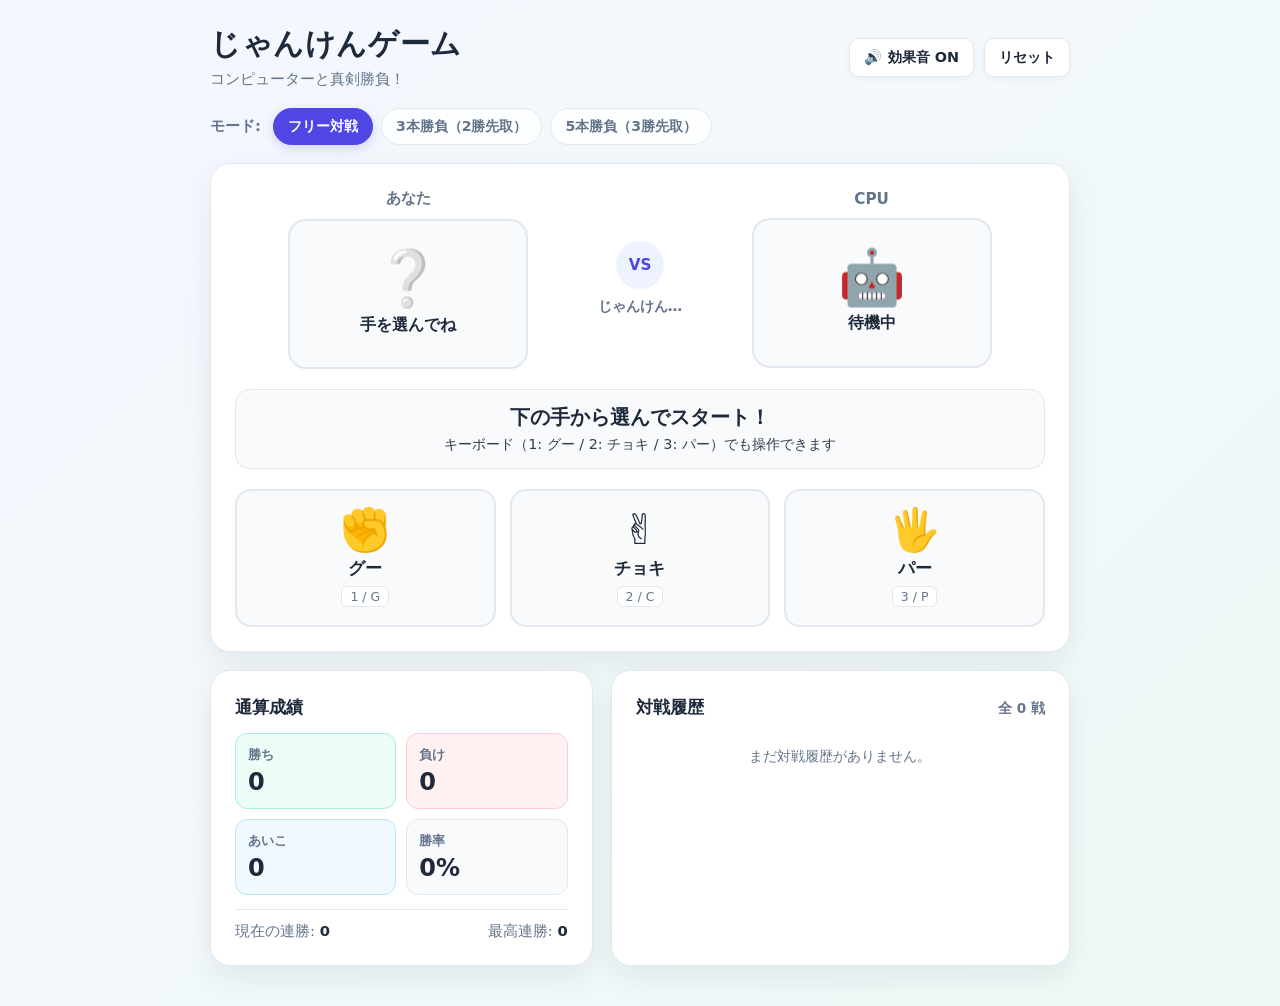
<file: antigravity_test/index.html>
<!DOCTYPE html>
<html lang="ja">
<head>
  <meta charset="UTF-8" />
  <meta name="viewport" content="width=device-width, initial-scale=1.0" />
  <title>じゃんけんゲーム</title>
  <link rel="stylesheet" href="style.css" />
</head>
<body>
  <div class="app-shell">
    <header class="app-header">
      <div class="title-group">
        <h1>じゃんけんゲーム</h1>
        <p class="subtitle">コンピューターと真剣勝負！</p>
      </div>
      <div class="header-controls">
        <button id="sound-toggle" class="icon-btn" type="button" aria-pressed="true" title="効果音のオン/オフ">
          <span id="sound-icon">🔊</span>
          <span id="sound-label">効果音 ON</span>
        </button>
        <button id="reset-btn" class="secondary-btn" type="button" title="スコアと履歴をリセット (R)">
          リセット
        </button>
      </div>
    </header>

    <section class="mode-bar" aria-label="対戦モード選択">
      <span class="mode-label">モード:</span>
      <div class="mode-buttons" role="group" aria-label="ゲームモード">
        <button class="mode-btn active" type="button" data-mode="free">フリー対戦</button>
        <button class="mode-btn" type="button" data-mode="bo3">3本勝負（2勝先取）</button>
        <button class="mode-btn" type="button" data-mode="bo5">5本勝負（3勝先取）</button>
      </div>
    </section>

    <main class="game-card">
      <!-- マッチ進行バー（3本・5本勝負時に表示） -->
      <div id="match-banner" class="match-banner hidden" aria-live="polite">
        <div class="match-score-box player">
          <span class="match-who">あなた</span>
          <span id="match-player-wins" class="match-num">0</span>
        </div>
        <div class="match-center">
          <span id="match-goal-text" class="match-goal">2勝先取</span>
          <span id="match-status-text" class="match-status">対戦中</span>
        </div>
        <div class="match-score-box cpu">
          <span class="match-who">CPU</span>
          <span id="match-cpu-wins" class="match-num">0</span>
        </div>
      </div>

      <!-- 対戦ステージ -->
      <section class="arena" aria-label="対戦ステージ">
        <div class="fighter player-side">
          <span class="fighter-label">あなた</span>
          <div id="player-hand-box" class="hand-display" aria-live="polite">
            <span id="player-hand-emoji" class="hand-emoji">❔</span>
            <span id="player-hand-name" class="hand-name">手を選んでね</span>
          </div>
        </div>

        <div class="vs-column">
          <div class="vs-badge">VS</div>
          <div id="call-text" class="call-text">じゃんけん…</div>
        </div>

        <div class="fighter cpu-side">
          <span class="fighter-label">CPU</span>
          <div id="cpu-hand-box" class="hand-display" aria-live="polite">
            <span id="cpu-hand-emoji" class="hand-emoji">🤖</span>
            <span id="cpu-hand-name" class="hand-name">待機中</span>
          </div>
        </div>
      </section>

      <!-- 勝敗メッセージ -->
      <section id="result-banner" class="result-banner neutral" aria-live="polite">
        <p id="result-title" class="result-title">下の手から選んでスタート！</p>
        <p id="result-detail" class="result-detail">キーボード（1: グー / 2: チョキ / 3: パー）でも操作できます</p>
      </section>

      <!-- もう一勝負ボタン（マッチ決着時） -->
      <div id="rematch-wrap" class="rematch-wrap hidden">
        <button id="rematch-btn" class="primary-btn" type="button">もう一勝負する</button>
      </div>

      <!-- 手の選択ボタン -->
      <section class="choices" aria-label="出す手を選択">
        <button class="choice-btn" type="button" data-hand="rock" aria-label="グー (1)">
          <span class="choice-emoji">✊</span>
          <span class="choice-name">グー</span>
          <span class="choice-key">1 / G</span>
        </button>
        <button class="choice-btn" type="button" data-hand="scissors" aria-label="チョキ (2)">
          <span class="choice-emoji">✌️</span>
          <span class="choice-name">チョキ</span>
          <span class="choice-key">2 / C</span>
        </button>
        <button class="choice-btn" type="button" data-hand="paper" aria-label="パー (3)">
          <span class="choice-emoji">🖐️</span>
          <span class="choice-name">パー</span>
          <span class="choice-key">3 / P</span>
        </button>
      </section>
    </main>

    <!-- 通算スコア & 対戦履歴 -->
    <div class="bottom-grid">
      <section class="stats-card" aria-label="通算成績">
        <h2>通算成績</h2>
        <div class="stats-grid">
          <div class="stat-item win">
            <span class="stat-label">勝ち</span>
            <span id="stat-wins" class="stat-value">0</span>
          </div>
          <div class="stat-item lose">
            <span class="stat-label">負け</span>
            <span id="stat-losses" class="stat-value">0</span>
          </div>
          <div class="stat-item draw">
            <span class="stat-label">あいこ</span>
            <span id="stat-draws" class="stat-value">0</span>
          </div>
          <div class="stat-item rate">
            <span class="stat-label">勝率</span>
            <span id="stat-rate" class="stat-value">0%</span>
          </div>
        </div>
        <div class="streak-row">
          <span>現在の連勝: <strong id="stat-streak">0</strong></span>
          <span>最高連勝: <strong id="stat-best-streak">0</strong></span>
        </div>
      </section>

      <section class="history-card" aria-label="対戦履歴">
        <div class="history-header">
          <h2>対戦履歴</h2>
          <span id="round-count" class="round-count">全 0 戦</span>
        </div>
        <ul id="history-list" class="history-list">
          <li class="history-empty">まだ対戦履歴がありません。</li>
        </ul>
      </section>
    </div>
  </div>

  <script src="app.js" defer></script>
</body>
</html>
</file>
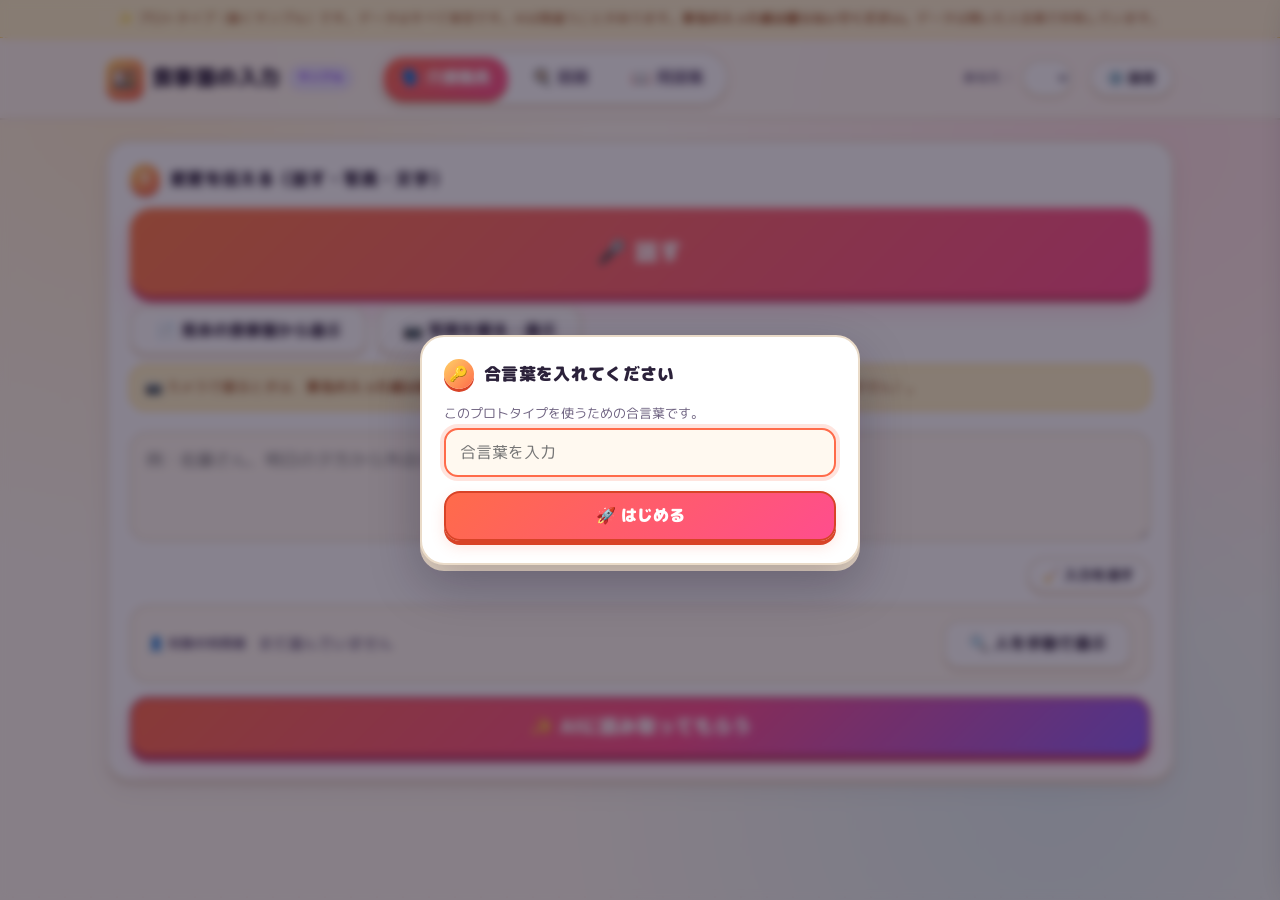
<file: meal-slip-prototype-main/index.html>
<!DOCTYPE html>
<html lang="ja">
<head>
<meta charset="utf-8">
<meta name="viewport" content="width=device-width, initial-scale=1">
<title>食事箋の入力（プロトタイプ）</title>
<link rel="preconnect" href="https://fonts.googleapis.com">
<link href="https://fonts.googleapis.com/css2?family=M+PLUS+Rounded+1c:wght@500;700;800;900&family=Noto+Sans+JP:wght@400;500;700;900&display=swap" rel="stylesheet">
<style>
  /* ポップでウキウキする食事箋UI（視認性・操作性・ダークモード対応を維持） */
  :root {
    --bg: #fff9f0; --surface: #ffffff; --ink: #2b213a; --muted: #6e6280; --line: #eadbc8;
    --accent: #ff6b4a; --accent-2: #ff4d8d; --accent-dark: #d84327; --on-accent: #ffffff; --accent-soft: #fff0ea;
    --sky: #0ea5e9; --sky-soft: #e0f2fe;
    --purple: #7c3aed; --purple-soft: #ede9fe;
    --warn: #92400e; --warn-bg: #fef3c7; --warn-line: #fbbf24;
    --danger: #e11d48; --danger-dark: #be123c; --danger-bg: #ffe4e6;
    --ok: #059669; --ok-dark: #047857; --ok-bg: #d1fae5;
    --shadow-card: 0 10px 26px rgba(43, 33, 58, 0.06), 0 4px 0 rgba(234, 219, 200, 0.85);
    --font: 'M PLUS Rounded 1c', 'Noto Sans JP', 'Hiragino Maru Gothic ProN', 'Hiragino Sans', 'Yu Gothic', Meiryo, sans-serif;
  }
  @media (prefers-color-scheme: dark) { :root:not([data-theme="light"]) {
    --bg: #171324; --surface: #221c35; --ink: #faf5ff; --muted: #b7abc9; --line: #3c3259;
    --accent: #ff8566; --accent-2: #ff6aa2; --accent-dark: #d94c2e; --on-accent: #1d101c; --accent-soft: #3a2334;
    --sky: #38bdf8; --sky-soft: #162e47;
    --purple: #a78bfa; --purple-soft: #2e244d;
    --warn: #fde68a; --warn-bg: #3b2d12; --warn-line: #d97706;
    --danger: #fb7185; --danger-dark: #e11d48; --danger-bg: #451a2a;
    --ok: #34d399; --ok-dark: #059669; --ok-bg: #123b31;
    --shadow-card: 0 12px 28px rgba(0, 0, 0, 0.35), 0 4px 0 #31274a; color-scheme: dark; } }
  :root[data-theme="dark"] {
    --bg: #171324; --surface: #221c35; --ink: #faf5ff; --muted: #b7abc9; --line: #3c3259;
    --accent: #ff8566; --accent-2: #ff6aa2; --accent-dark: #d94c2e; --on-accent: #1d101c; --accent-soft: #3a2334;
    --sky: #38bdf8; --sky-soft: #162e47;
    --purple: #a78bfa; --purple-soft: #2e244d;
    --warn: #fde68a; --warn-bg: #3b2d12; --warn-line: #d97706;
    --danger: #fb7185; --danger-dark: #e11d48; --danger-bg: #451a2a;
    --ok: #34d399; --ok-dark: #059669; --ok-bg: #123b31;
    --shadow-card: 0 12px 28px rgba(0, 0, 0, 0.35), 0 4px 0 #31274a; color-scheme: dark; }
  * { box-sizing: border-box; }
  [hidden] { display: none !important; }
  body {
    margin: 0; font-family: var(--font); font-size: 16px; line-height: 1.6; color: var(--ink);
    background-color: var(--bg);
    background-image:
      radial-gradient(circle at 10% 10%, rgba(255, 209, 102, 0.24) 0%, transparent 34%),
      radial-gradient(circle at 90% 16%, rgba(255, 77, 141, 0.14) 0%, transparent 36%),
      radial-gradient(circle at 82% 88%, rgba(56, 189, 248, 0.15) 0%, transparent 38%),
      radial-gradient(rgba(255, 107, 74, 0.08) 1.5px, transparent 1.5px);
    background-size: 100% 100%, 100% 100%, 100% 100%, 26px 26px;
    background-attachment: fixed;
  }
  button, input, select, textarea { font: inherit; color: inherit; }
  button { cursor: pointer; }
  :focus-visible { outline: 3px solid var(--accent); outline-offset: 2px; }
  a { color: var(--accent); font-weight: 700; }

  /* 上の帯と見出し */
  header {
    background: color-mix(in srgb, var(--bg) 86%, transparent);
    backdrop-filter: blur(12px); -webkit-backdrop-filter: blur(12px);
    position: sticky; top: 0; z-index: 5;
    border-bottom: 2px solid var(--line);
  }
  .band {
    background: linear-gradient(90deg, var(--warn-bg), color-mix(in srgb, var(--warn-bg) 75%, var(--accent-soft)));
    color: var(--warn); padding: 8px 16px; font-size: 13px; text-align: center;
    border-bottom: 1.5px dashed var(--warn-line);
  }
  .bar { max-width: 1100px; margin: 0 auto; display: flex; flex-wrap: wrap; align-items: center; gap: 10px 16px; padding: 12px 16px; }
  .bar h1 {
    font-size: 21px; margin: 0 8px 0 0; font-weight: 900; letter-spacing: .02em;
    display: inline-flex; align-items: center; gap: 8px;
  }
  .logo-badge {
    display: inline-flex; align-items: center; justify-content: center;
    width: 38px; height: 38px; border-radius: 12px;
    background: linear-gradient(135deg, #ffd166, #ff6b4a);
    box-shadow: 0 3px 0 #d84327; font-size: 20px;
    transition: transform .25s cubic-bezier(.34, 1.56, .64, 1);
  }
  .bar h1:hover .logo-badge { transform: rotate(-10deg) scale(1.1); }
  .proto-pill {
    font-size: 11px; font-weight: 800; padding: 2px 8px; border-radius: 999px;
    background: var(--purple-soft); color: var(--purple); border: 1.5px solid color-mix(in srgb, var(--purple) 30%, transparent);
  }
  .tabs {
    display: flex; gap: 6px; background: var(--surface); border: 2px solid var(--line);
    border-radius: 999px; padding: 5px; box-shadow: 0 3px 0 var(--line);
  }
  .tabs button {
    border: 0; background: transparent; padding: 8px 18px; border-radius: 999px;
    font-weight: 800; min-height: 42px; color: var(--muted);
    transition: transform .15s cubic-bezier(.34, 1.56, .64, 1), background .2s ease, color .2s ease;
  }
  .tabs button:hover:not(.on) { color: var(--accent); background: var(--accent-soft); }
  .tabs button.on {
    background: linear-gradient(135deg, var(--accent), var(--accent-2));
    color: var(--on-accent); box-shadow: 0 3px 0 var(--accent-dark);
  }
  .spacer { flex: 1; }
  .who { display: flex; align-items: center; gap: 6px; font-size: 13px; color: var(--muted); font-weight: 700; }
  .who select {
    padding: 6px 14px; border: 2px solid var(--line); border-radius: 999px;
    background: var(--surface); color: var(--ink); min-height: 38px; font-weight: 700;
    box-shadow: 0 2px 0 var(--line);
  }
  .menu-btn {
    border: 2px solid var(--line); background: var(--surface); padding: 6px 16px;
    border-radius: 999px; font-size: 14px; font-weight: 800; min-height: 38px;
    box-shadow: 0 3px 0 var(--line);
  }
  .menu-btn:hover { border-color: var(--accent); color: var(--accent); background: var(--accent-soft); }

  /* カード */
  main { max-width: 1100px; margin: 0 auto; padding: 20px 16px 56px; }
  .page { display: none; }
  .page.on { display: block; animation: fadeSlide .25s ease-out; }
  @keyframes fadeSlide { from { opacity: 0; transform: translateY(6px); } to { opacity: 1; transform: translateY(0); } }
  .card {
    background: var(--surface); border: 2px solid var(--line); border-radius: 24px;
    padding: 22px; margin-bottom: 20px; box-shadow: var(--shadow-card);
  }
  .step-head {
    display: flex; align-items: center; gap: 10px; margin: 0 0 14px;
    font-size: 17px; color: var(--ink); font-weight: 900; letter-spacing: .02em;
  }
  .step-num {
    display: inline-flex; align-items: center; justify-content: center;
    width: 30px; height: 30px; border-radius: 50%; flex-shrink: 0;
    background: linear-gradient(135deg, #ffd166, #ff6b4a); color: #fff;
    font-size: 15px; font-weight: 900; box-shadow: 0 3px 0 #d84327;
  }
  .step-num.mint { background: linear-gradient(135deg, #34d399, #0ea5e9); box-shadow: 0 3px 0 #0284c7; }
  .step-num.berry { background: linear-gradient(135deg, #a78bfa, #ff4d8d); box-shadow: 0 3px 0 #be185d; }
  h2 { font-size: 16px; margin: 0 0 12px; color: var(--ink); font-weight: 800; letter-spacing: .03em; }
  h3 { font-size: 15px; margin: 16px 0 8px; font-weight: 800; }
  .sub { color: var(--muted); font-size: 13px; margin: 4px 0; }
  .small { font-size: 13px; color: var(--muted); }

  /* 利用者の選択（ひな形の「選ぶボタン」） */
  .users { display: grid; grid-template-columns: repeat(auto-fill, minmax(180px, 1fr)); gap: 10px; }
  .user { border: 2px solid var(--line); border-radius: 16px; min-height: 56px; padding: 10px 14px; background: var(--surface); text-align: left; box-shadow: 0 3px 0 var(--line); }
  .user:hover { border-color: var(--accent); transform: translateY(-2px); }
  .user.on { background: var(--accent-soft); border-color: var(--accent); color: var(--accent); box-shadow: 0 3px 0 var(--accent); }
  .user b { display: block; font-size: 16px; }
  .user span { font-size: 12px; color: var(--muted); }

  /* ボタン（カチッと押せる立体ボタン） */
  .btn {
    border: 2px solid var(--accent-dark);
    background: linear-gradient(135deg, var(--accent), var(--accent-2));
    color: var(--on-accent); min-height: 48px; padding: 10px 24px;
    border-radius: 16px; font-weight: 900; font-size: 16px;
    display: inline-flex; align-items: center; justify-content: center; gap: 6px;
    box-shadow: 0 4px 0 var(--accent-dark), 0 6px 14px rgba(255, 107, 74, 0.18);
  }
  .btn:hover:not(:disabled) { transform: translateY(-2px); filter: brightness(1.04); }
  .btn.sec {
    background: var(--surface); color: var(--ink); border: 2px solid var(--line);
    font-weight: 800; box-shadow: 0 3px 0 var(--line);
  }
  .btn.sec:hover:not(:disabled) { border-color: var(--accent); background: var(--accent-soft); color: var(--accent); box-shadow: 0 3px 0 color-mix(in srgb, var(--accent) 45%, var(--line)); }
  .btn.ng { background: linear-gradient(135deg, #f43f5e, var(--danger)); border-color: var(--danger-dark); color: #fff; box-shadow: 0 4px 0 var(--danger-dark); }
  .btn:disabled { opacity: .48; cursor: not-allowed; box-shadow: none; transform: none; }
  .row { display: flex; flex-wrap: wrap; gap: 10px; align-items: center; }
  textarea {
    width: 100%; min-height: 74px; border: 2px solid var(--line); border-radius: 16px;
    padding: 12px 14px; font-size: 17px; background: var(--bg); resize: vertical; margin-top: 12px;
    transition: border-color .15s ease, box-shadow .15s ease;
  }
  textarea:focus, input[type=text]:focus, input[type=password]:focus {
    outline: none; border-color: var(--accent); box-shadow: 0 0 0 4px rgba(255, 107, 74, 0.18);
  }

  /* マイク（楽しく押せる大きな「話す」ボタン） */
  .mic {
    border: 2px solid var(--accent); background: var(--surface); color: var(--accent);
    border-radius: 999px; padding: 8px 20px; font-weight: 800; min-height: 44px;
    box-shadow: 0 3px 0 color-mix(in srgb, var(--accent) 35%, var(--line));
  }
  .mic:hover:not(:disabled) { background: var(--accent-soft); transform: translateY(-2px); }
  .mic.rec { background: var(--danger); border-color: var(--danger-dark); color: #fff; box-shadow: 0 3px 0 var(--danger-dark); animation: micPulse 1.3s ease-in-out infinite; }
  #micBtn {
    flex: 1 1 100%; min-height: 88px; border: 0; border-radius: 22px;
    background: linear-gradient(135deg, #ff7a45 0%, #ff4d8d 100%);
    color: #ffffff; font-size: 23px; font-weight: 900; letter-spacing: .04em;
    box-shadow: 0 6px 0 #c9335c, 0 12px 24px rgba(255, 77, 141, 0.24);
  }
  #micBtn:hover:not(:disabled) { transform: translateY(-2px); filter: brightness(1.05); }
  #micBtn.rec {
    background: linear-gradient(135deg, #e11d48, #be123c);
    color: #fff; box-shadow: 0 5px 0 #881337;
    animation: micPulse 1.3s ease-in-out infinite;
  }
  @keyframes micPulse {
    0%, 100% { box-shadow: 0 5px 0 #881337, 0 0 0 0 rgba(225, 29, 72, 0.45); }
    50% { box-shadow: 0 5px 0 #881337, 0 0 0 14px rgba(225, 29, 72, 0); }
  }

  .photo-prev {
    display: flex; gap: 12px; align-items: flex-start; margin-top: 12px;
    padding: 12px; border-radius: 16px; background: var(--bg); border: 2px dashed var(--line);
  }
  .photo-prev img { max-width: 180px; max-height: 220px; border: 2px solid var(--surface); border-radius: 12px; box-shadow: 0 4px 12px rgba(0,0,0,.1); }

  /* お知らせの帯 */
  .note { background: var(--warn-bg); color: var(--warn); border: 1.5px solid var(--warn-line); border-radius: 14px; padding: 10px 14px; margin: 10px 0; font-size: 14px; }
  .err { background: var(--danger-bg); color: var(--danger); border: 1.5px solid color-mix(in srgb, var(--danger) 40%, transparent); border-radius: 14px; padding: 10px 14px; margin: 10px 0; font-size: 14px; font-weight: 700; }
  .okbox { background: var(--ok-bg); color: var(--ok); border: 1.5px solid color-mix(in srgb, var(--ok) 40%, transparent); border-radius: 14px; padding: 10px 14px; margin: 10px 0; font-size: 14px; font-weight: 700; }

  /* AIの読み取り（確認の文章） */
  #planCard:not([hidden]) { animation: popIn .35s cubic-bezier(.34, 1.56, .64, 1); }
  @keyframes popIn { from { opacity: 0; transform: scale(.96) translateY(10px); } to { opacity: 1; transform: scale(1) translateY(0); } }
  .explain {
    border: 2.5px solid var(--accent); border-radius: 20px; padding: 18px 20px;
    background: linear-gradient(135deg, var(--accent-soft), color-mix(in srgb, var(--warn-bg) 55%, var(--surface)));
    font-size: 19px; font-weight: 900; margin: 8px 0 14px;
    box-shadow: 0 4px 0 color-mix(in srgb, var(--accent) 30%, var(--line));
  }
  .question {
    background: var(--sky-soft); color: var(--ink);
    border: 2px solid color-mix(in srgb, var(--sky) 45%, var(--line));
    border-radius: 18px; padding: 14px 16px; margin: 14px 0;
  }
  .question p { margin: 0 0 10px; font-weight: 800; font-size: 16px; }
  .choices { display: flex; flex-wrap: wrap; gap: 10px; }
  .choices button {
    border: 2px solid var(--line); background: var(--surface); border-radius: 14px;
    min-height: 48px; padding: 8px 18px; font-weight: 800;
    box-shadow: 0 3px 0 var(--line);
  }
  .choices button:hover:not(:disabled) { border-color: var(--accent); color: var(--accent); transform: translateY(-2px); }
  details { margin: 12px 0; }
  summary { cursor: pointer; color: var(--muted); font-size: 14px; font-weight: 700; }
  pre { white-space: pre-wrap; word-break: break-all; background: var(--bg); border: 1.5px solid var(--line); border-radius: 14px; padding: 10px 12px; font-size: 13px; max-height: 320px; overflow: auto; }

  /* 表 */
  table { border-collapse: separate; border-spacing: 0; width: 100%; font-size: 14px; font-variant-numeric: tabular-nums; }
  th, td { border-bottom: 1px solid var(--line); padding: 8px 6px; text-align: center; vertical-align: middle; }
  th { font-size: 12px; color: var(--ink); background: var(--accent-soft); letter-spacing: .05em; font-weight: 800; }
  td.d { text-align: left; white-space: nowrap; font-weight: 700; }
  td.no { color: var(--danger); background: var(--danger-bg); font-weight: 700; }
  td.chg { background: var(--warn-bg); color: var(--warn); outline: 2.5px solid var(--warn-line); outline-offset: -2px; font-weight: 900; border-radius: 8px; }
  .tbl-wrap { overflow-x: auto; border: 2px solid var(--line); border-radius: 16px; background: var(--surface); }
  td.tap { cursor: pointer; transition: transform .1s ease, filter .1s ease; }
  td.tap:hover { filter: brightness(.95); transform: scale(1.03); }
  td.edited { outline: 2.5px dashed var(--purple); outline-offset: -3px; border-radius: 8px; }
  td.edited::after { content: ' ✎'; font-size: 12px; color: var(--purple); }
  .memo { min-height: 56px; font-size: 16px; }

  /* 依頼・用語の一覧 */
  .req {
    border: 2px solid var(--line); border-radius: 18px; padding: 14px 16px;
    margin-bottom: 12px; background: var(--surface);
    box-shadow: 0 3px 0 var(--line);
    transition: transform .15s ease, border-color .15s ease;
  }
  .req:hover { transform: translateY(-1px); }
  .req.new {
    border: 2.5px solid var(--accent);
    background: linear-gradient(180deg, var(--accent-soft) 0%, var(--surface) 42%);
    box-shadow: 0 4px 0 color-mix(in srgb, var(--accent) 45%, var(--line));
  }
  .req .meta { font-size: 12px; color: var(--muted); margin-top: 4px; }
  .badge { display: inline-block; padding: 2px 10px; border-radius: 999px; font-size: 12px; font-weight: 800; margin-left: 6px; }
  .badge.late { background: var(--danger-bg); color: var(--danger); }
  .badge.done { background: var(--ok-bg); color: var(--ok); }
  .badge.wait { background: var(--sky-soft); color: var(--sky); }

  .loading { display: none; align-items: center; gap: 10px; padding: 12px 14px; color: var(--accent); font-weight: 800; background: var(--accent-soft); border-radius: 14px; margin-top: 10px; }
  .loading.on { display: flex; }
  .spin { width: 22px; height: 22px; border: 3.5px solid color-mix(in srgb, var(--accent) 25%, transparent); border-top-color: var(--accent); border-right-color: var(--accent-2); border-radius: 50%; animation: s .75s linear infinite; flex-shrink: 0; }
  @keyframes s { to { transform: rotate(360deg); } }
  .modal { position: fixed; inset: 0; background: rgba(25, 16, 40, .52); backdrop-filter: blur(4px); display: none; align-items: center; justify-content: center; z-index: 20; padding: 16px; }
  .modal.on { display: flex; }
  .modal .box {
    background: var(--surface); border: 2px solid var(--line); border-radius: 24px;
    padding: 22px; max-width: 900px; width: 100%; max-height: 90vh; overflow: auto;
    box-shadow: 0 20px 50px rgba(25, 16, 40, .28), 0 6px 0 var(--line);
    animation: modalPop .25s cubic-bezier(.34, 1.56, .64, 1);
  }
  @keyframes modalPop { from { opacity: 0; transform: scale(.92) translateY(8px); } to { opacity: 1; transform: scale(1) translateY(0); } }
  .samples { display: grid; grid-template-columns: repeat(auto-fill, minmax(170px, 1fr)); gap: 12px; margin-top: 10px; }
  .samples button {
    border: 2px solid var(--line); background: var(--surface); border-radius: 16px;
    padding: 12px 14px; text-align: left; font-size: 14px; font-weight: 800;
    box-shadow: 0 3px 0 var(--line);
  }
  .samples button:hover { border-color: var(--accent); background: var(--accent-soft); transform: translateY(-2px); }
  .samples button span { display: block; color: var(--muted); font-size: 12px; font-weight: 500; margin-top: 2px; }

  /* 参考：利用者の予定 */
  .recent { margin-top: 14px; border: 2px solid var(--line); border-radius: 18px; padding: 12px 14px; background: var(--bg); font-size: 14px; }
  .recent .head { font-weight: 800; color: var(--ink); margin-bottom: 6px; }
  .recent table { font-size: 13px; }
  .recent td { padding: 5px 4px; }
  .recent tr.today td.d { font-weight: 900; color: var(--accent); }
  .recent .head.row { display: flex; align-items: center; gap: 6px; }
  .recent .pager { border: 2px solid var(--line); background: var(--surface); border-radius: 999px; min-height: 32px; padding: 2px 12px; color: var(--accent); font-weight: 800; box-shadow: 0 2px 0 var(--line); }
  .recent .pager:hover:not(:disabled) { border-color: var(--accent); background: var(--accent-soft); }
  .recent .pager:disabled { opacity: .35; cursor: default; box-shadow: none; }
  .recent .range { font-weight: 700; min-width: 7.5em; text-align: center; font-size: 13px; }
  .recent .why { display: block; font-size: 11px; color: var(--muted); line-height: 1.3; }

  /* 対象の利用者と、AIに送る文 */
  .target {
    display: flex; flex-wrap: wrap; align-items: center; gap: 8px 12px; margin-top: 12px;
    border: 2px solid var(--line); border-radius: 18px; padding: 12px 16px; background: var(--bg);
    transition: border-color .2s ease, background .2s ease;
  }
  .target:has(#targetName:not(.none)) {
    border-color: var(--ok); background: color-mix(in srgb, var(--ok-bg) 50%, var(--surface));
  }
  .target .lab { font-size: 13px; color: var(--muted); font-weight: 800; }
  .target #targetName { font-size: 18px; font-weight: 900; color: var(--ok-dark); }
  .target #targetName.none { font-size: 15px; font-weight: 500; color: var(--muted); }
  .target .btn { min-height: 42px; }
  .btn.go {
    flex: 1 1 100%; min-height: 60px; font-size: 19px; border-radius: 18px;
    background: linear-gradient(135deg, #ff6b4a 0%, #ff4d8d 55%, #8b5cf6 100%);
    border-color: #b8325e;
    box-shadow: 0 5px 0 #b8325e, 0 10px 22px rgba(255, 77, 141, 0.22);
  }
  .masked { margin-top: 10px; border-radius: 14px; padding: 10px 14px; background: var(--bg); border: 2px dashed var(--line); font-size: 14px; }
  .masked b { color: var(--muted); font-size: 12px; display: block; margin-bottom: 2px; }

  /* 右から出る候補パネル */
  .picker-back { position: fixed; inset: 0; background: rgba(25, 16, 40, .42); backdrop-filter: blur(3px); opacity: 0; pointer-events: none; transition: opacity .2s; z-index: 24; }
  .picker-back.on { opacity: 1; pointer-events: auto; }
  .picker {
    position: fixed; top: 0; right: 0; bottom: 0; width: min(420px, 92vw);
    background: var(--surface); border-left: 2px solid var(--line); border-radius: 24px 0 0 24px;
    box-shadow: -10px 0 30px rgba(25, 16, 40, .2); z-index: 25;
    transform: translateX(105%); transition: transform .28s cubic-bezier(.34, 1.25, .64, 1);
    display: flex; flex-direction: column; gap: 10px; padding: 18px; overflow: hidden;
  }
  .picker.on { transform: translateX(0); }
  .picker-head { display: flex; align-items: center; gap: 8px; }
  .picker-head h2 { margin: 0; font-size: 19px; color: var(--ink); font-weight: 900; }
  .picker-msg { font-size: 14px; font-weight: 700; }
  .picker-msg:empty { display: none; }
  #pickerAll { display: flex; flex-direction: column; gap: 8px; min-height: 0; flex: 1; }
  #pickerAll[hidden] { display: none !important; }
  .floors { display: flex; flex-wrap: wrap; gap: 6px; }
  .floors button { border: 2px solid var(--line); background: var(--surface); border-radius: 999px; padding: 4px 14px; font-size: 13px; font-weight: 800; min-height: 36px; }
  .floors button:hover { border-color: var(--accent); }
  .floors button.on { background: linear-gradient(135deg, var(--accent), var(--accent-2)); border-color: var(--accent-dark); color: var(--on-accent); }
  .picker-list { overflow-y: auto; flex: 1; min-height: 0; display: flex; flex-direction: column; gap: 8px; padding-right: 2px; }
  .cand { border: 2px solid var(--line); border-radius: 16px; background: var(--surface); padding: 10px 14px; text-align: left; min-height: 56px; box-shadow: 0 3px 0 var(--line); }
  .cand:hover { border-color: var(--accent); background: var(--accent-soft); transform: translateY(-1px); }
  .cand.on { background: var(--accent-soft); border-color: var(--accent); box-shadow: 0 3px 0 var(--accent); }
  .cand b { display: block; font-size: 17px; }
  .cand span { font-size: 12px; color: var(--muted); }
  .cand mark { background: var(--warn-bg); color: inherit; border-radius: 4px; padding: 0 3px; }
  #pickerHits { display: flex; flex-direction: column; gap: 8px; overflow-y: auto; }
  .link { border: 0; background: none; color: var(--accent); text-decoration: underline; font-size: 14px; font-weight: 700; padding: 6px 0; text-align: left; }

  /* 押した感：ぷっくり沈んで戻る */
  button, .btn { transition: transform .12s cubic-bezier(.34, 1.56, .64, 1), filter .12s ease, background-color .15s ease, box-shadow .12s ease; }
  button:active:not(:disabled), label.btn:active { transform: translateY(3px) scale(.98); box-shadow: 0 1px 0 var(--line); filter: brightness(.96); }
  .btn:active:not(:disabled) { box-shadow: 0 1px 0 var(--accent-dark); }
  .btn.ng:active:not(:disabled) { box-shadow: 0 1px 0 var(--danger-dark); }
  #micBtn:active:not(:disabled) { box-shadow: 0 2px 0 #c9335c; }
  button.busy, button.busy:disabled { opacity: 1; cursor: progress; }
  button.busy::before { content: ''; display: inline-block; width: 14px; height: 14px; margin-right: 8px; border: 2.5px solid currentColor; border-right-color: transparent; border-radius: 50%; animation: s .8s linear infinite; vertical-align: -2px; }
  .choices button.chosen, .choices button.chosen:disabled { background: linear-gradient(135deg, var(--accent), var(--accent-2)); border-color: var(--accent-dark); color: var(--on-accent); opacity: 1; box-shadow: 0 3px 0 var(--accent-dark); }
  .plan-loading { background: var(--accent-soft); color: var(--accent); border: 2px solid var(--accent); border-radius: 16px; padding: 12px 16px; margin-bottom: 12px; font-weight: 800; position: sticky; top: calc(var(--head-h, 0px) + 8px); z-index: 2; }
  #planBody.waiting { opacity: .55; }
  .clear-row { margin-top: 8px; }
  .choices button.speak { border-color: var(--accent); color: var(--accent); background: var(--surface); }
  .plan-who {
    display: flex; flex-wrap: wrap; align-items: baseline; gap: 4px 12px;
    border-left: 6px solid var(--ok); background: var(--ok-bg);
    border-radius: 16px; padding: 12px 16px; margin-bottom: 12px;
  }
  .plan-who .lab { font-size: 13px; color: var(--ok-dark); font-weight: 800; }
  .plan-who b { font-size: 24px; font-weight: 900; color: var(--ink); }
  .plan-who .meta { font-size: 13px; color: var(--muted); font-weight: 700; }
  .clear-row .btn { min-height: 36px; padding: 4px 14px; font-size: 14px; border-radius: 999px; }
  .toast {
    position: fixed; left: 50%; bottom: 26px; transform: translateX(-50%) translateY(16px);
    background: var(--ink); color: var(--bg); padding: 12px 22px; border-radius: 999px;
    font-weight: 800; box-shadow: 0 10px 26px rgba(25, 16, 40, .28); border: 2px solid var(--accent);
    display: none; z-index: 30;
  }
  .toast.on { display: block; animation: toastBounce .3s cubic-bezier(.34, 1.56, .64, 1) forwards; }
  @keyframes toastBounce { to { transform: translateX(-50%) translateY(0); } }
  .confetti-piece {
    position: fixed; top: -16px; width: 10px; height: 14px; border-radius: 3px;
    pointer-events: none; z-index: 50;
    animation: confettiFall 1.35s cubic-bezier(.2, .8, .4, 1) forwards;
  }
  @keyframes confettiFall {
    0% { transform: translateY(0) rotate(0deg) scale(1); opacity: 1; }
    100% { transform: translateY(90vh) rotate(540deg) scale(.7); opacity: 0; }
  }
  input[type=text], input[type=password] { border: 2px solid var(--line); border-radius: 14px; padding: 10px 14px; min-height: 48px; width: 100%; background: var(--bg); }
  @media (max-width: 640px) { header { position: static; } main { padding: 12px 10px 44px; } .bar h1 { font-size: 18px; } .explain { font-size: 17px; } #micBtn { font-size: 20px; min-height: 76px; } .card { padding: 16px; border-radius: 20px; } }
  @media (prefers-reduced-motion: reduce) { * { transition: none !important; animation: none !important; } .confetti-piece { display: none !important; } }
</style>
</head>
<body>
<header>
  <div class="band">✨ プロトタイプ（動くサンプル）です。データはすべて架空です。AIは間違うことがあります。<b>実名の入った紙は撮らないでください。</b>データは開いた人全員で共有しています。</div>
  <div class="bar">
    <h1><span class="logo-badge" aria-hidden="true">🍱</span>食事箋の入力 <span class="proto-pill">サンプル</span></h1>
    <div class="tabs" id="tabs">
      <button data-p="care" class="on">🗣️ 介護職員</button>
      <button data-p="kitchen">🍳 厨房</button>
      <button data-p="glossary">📖 用語集</button>
    </div>
    <div class="spacer"></div>
    <div class="who">あなた：<select id="me"></select></div>
    <button class="menu-btn" id="openSettings">⚙️ 設定</button>
  </div>
</header>

<main>
  <!-- 介護職員 -->
  <section class="page on" id="care">
    <div class="card">
      <h2 class="step-head"><span class="step-num">1</span>変更を伝える（話す・写真・文字）</h2>
      <div class="row">
        <button class="mic" id="micBtn">🎤 話す</button>
        <button class="btn sec" id="sampleBtn">📄 見本の食事箋から選ぶ</button>
        <label class="btn sec" for="camera">📷 写真を撮る・選ぶ</label>
        <input type="file" id="camera" accept="image/*" capture="environment" hidden>
      </div>
      <p class="sub" id="micHint"></p>
      <p class="note">📷 カメラで撮るときは、<b>実名の入った紙は撮らないでください。</b>撮った写真は外部のAIに送られます（保存はしません）。</p>
      <textarea id="inputText" rows="3" placeholder="例：佐藤さん、明日の夕方から外泊がなくなったので、夕食から食べます"></textarea>
      <div class="row clear-row"><span class="spacer"></span><button class="btn sec" id="clearBtn">🧹 入力を消す</button></div>
      <div class="photo-prev" id="photoPrev" hidden>
        <img id="photoImg" alt="入れた写真">
        <div>
          <div id="photoLabel" class="sub"></div>
          <button class="btn sec" id="photoClear">写真を外す</button>
        </div>
      </div>
      <div class="target" id="targetBox">
        <span class="lab">👤 対象の利用者</span>
        <span id="targetName" class="none">まだ選んでいません</span>
        <span class="spacer"></span>
        <button class="btn sec" id="pickManual">🔍 人を手動で選ぶ</button>
      </div>
      <div class="row" style="margin-top:14px">
        <button class="btn go" id="interpretBtn">✨ AIに読み取ってもらう</button>
      </div>
      <div class="masked" id="maskedBox" hidden></div>
      <div class="loading" id="careLoading"><div class="spin"></div><span>AIが今の予定と照らして考えています…（10〜40秒ほど）</span></div>
      <div id="careError"></div>
      <div class="recent" id="recentBox" hidden></div>
    </div>

    <div class="card" id="planCard" hidden>
      <h2 class="step-head"><span class="step-num mint">2</span>AIの読み取り（変更案）</h2>
      <div class="loading plan-loading" id="planLoading"><div class="spin"></div><span>AIが読み直しています…（10〜40秒ほど）</span></div>
      <div id="planBody"></div>
    </div>
  </section>

  <!-- 厨房 -->
  <section class="page" id="kitchen">
    <div class="card">
      <div class="row">
        <h2 class="step-head" style="margin:0"><span class="step-num">📬</span>届いた依頼</h2>
        <div class="spacer"></div>
        <span class="small" id="lastCheck"></span>
        <button class="btn sec" id="refreshBtn">🔄 今すぐ確かめる</button>
      </div>
      <p class="sub">この画面を開いている間は、30秒ごとに新しい依頼を確かめます。</p>
      <div id="reqList"></div>
      <details><summary>確認済みの依頼</summary><div id="doneList"></div></details>
    </div>
    <div class="card">
      <h2 class="step-head"><span class="step-num mint">🍽️</span>食数（名前のある10人＋ほか <span id="otherCount"></span> 人分）</h2>
      <p class="sub">色の付いたところは、直前に確認した依頼で変わったところです。</p>
      <div class="tbl-wrap" id="countTable"></div>
    </div>
    <div class="card">
      <div class="row" style="margin-bottom:10px"><h2 class="step-head" style="margin:0"><span class="step-num berry">📅</span>利用者ごとの予定表</h2><select id="schedUser" style="border:2px solid var(--line);border-radius:999px;padding:6px 14px;background:var(--surface);font-weight:700"></select></div>
      <div class="tbl-wrap" id="schedTable" style="margin-top:8px"></div>
    </div>
  </section>

  <!-- 用語集 -->
  <section class="page" id="glossary">
    <div class="card">
      <h2 class="step-head"><span class="step-num berry">📖</span>用語集</h2>
      <p class="sub">施設ごとの言い方です。AIが知らない言葉を聞き返し、答えが「候補」になります。施設の職員ならだれでも承認でき、承認した言葉だけが次からAIに渡ります。</p>
      <div id="glossaryList"></div>
    </div>
  </section>
</main>

<!-- 合言葉 -->
<div class="modal" id="passModal">
  <div class="box" style="max-width:440px">
    <h2 class="step-head"><span class="step-num">🔑</span>合言葉を入れてください</h2>
    <p class="sub">このプロトタイプを使うための合言葉です。</p>
    <input type="password" id="passInput" autocomplete="off" placeholder="合言葉を入力">
    <div id="passError"></div>
    <div class="row" style="margin-top:14px"><button class="btn" id="passOk" style="width:100%">🚀 はじめる</button></div>
  </div>
</div>

<!-- 見本 -->
<div class="modal" id="sampleModal">
  <div class="box">
    <div class="row"><h2 class="step-head" style="margin:0"><span class="step-num mint">📄</span>見本の食事箋（氏名は消してあります）</h2><div class="spacer"></div><button class="btn sec" id="sampleClose">閉じる</button></div>
    <p class="sub">見本を選ぶと、紙の提出日を今日とみなして日付をずらして読みます。氏名は写っていないので、利用者は先に選んでください。</p>
    <div class="samples" id="sampleList"></div>
  </div>
</div>

<!-- 設定 -->
<div class="modal" id="settingsModal">
  <div class="box" style="max-width:520px">
    <div class="row"><h2 class="step-head" style="margin:0"><span class="step-num berry">⚙️</span>設定</h2><div class="spacer"></div><button class="btn sec" id="settingsClose">閉じる</button></div>
    <h3>最初の状態に戻す</h3>
    <p class="sub">予定・依頼・用語集をすべて消し、今日から2週間の最初の状態に作り直します。開いている全員に効きます。</p>
    <button class="btn ng" id="resetBtn">🔄 最初の状態に戻す</button>
    <h3>合言葉</h3>
    <button class="btn sec" id="passReset">🔑 合言葉を入れ直す</button>
    <h3>AI</h3>
    <p class="sub" id="aiInfo"></p>
    <h3>ほかのページ</h3>
    <p class="sub"><a href="mic-test.html">🎤 マイク確認テスト</a></p>
  </div>
</div>

<!-- 利用者の候補（右から出るパネル） -->
<div class="picker-back" id="pickerBack"></div>
<aside class="picker" id="picker" aria-hidden="true">
  <div class="picker-head">
    <h2>👤 利用者を選ぶ</h2>
    <span class="spacer"></span>
    <button class="btn sec" id="pickerClose">閉じる</button>
  </div>
  <div class="picker-msg" id="pickerMsg"></div>
  <div id="pickerHits"></div>
  <div id="pickerAll">
    <input type="text" id="pickerSearch" placeholder="名前・読みで絞り込む（例：さとう）" autocomplete="off">
    <div class="floors" id="pickerFloors"></div>
    <div class="small" id="pickerCount"></div>
    <div class="picker-list" id="pickerList"></div>
  </div>
  <button class="link" id="pickerShowAll" hidden>ほかの人を探す（全員から選ぶ）</button>
</aside>

<div class="toast" id="toast"></div>

<script>
'use strict';
// GAS のやり取りの口（個人のアカウント。版を上げても URL は変わらない）
var GAS_URL = 'https://script.google.com/macros/s/AKfycbx2t8WGcKQMOYhM5AM-IGgfU_oOtMKy5gi0U9WAZ17PHU-DNBNIhi0I_4J-tjXxo5KL/exec';
var POLL_SECONDS = 30;

var S = {                       // 画面の状態
  passphrase: '', data: null, userId: '', image: null, sampleId: '', inputMethod: '文',
  draftId: '', result: null, lastChanged: [], polling: null, page: 'care', seenRequests: {}
};

// ---------- 小さな道具 ----------
function $(id) { return document.getElementById(id); }
function el(tag, attrs, kids) {
  var e = document.createElement(tag);
  Object.keys(attrs || {}).forEach(function (k) {
    if (k === 'class') e.className = attrs[k];
    else if (k === 'text') e.textContent = attrs[k];
    else if (k.indexOf('on') === 0) e.addEventListener(k.slice(2), attrs[k]);
    else e.setAttribute(k, attrs[k]);
  });
  (kids || []).forEach(function (c) { if (c != null) e.appendChild(typeof c === 'string' ? document.createTextNode(c) : c); });
  return e;
}
function store(key, val) { try { if (val === undefined) return localStorage.getItem(key); if (val === null) localStorage.removeItem(key); else localStorage.setItem(key, val); } catch (e) { return null; } }
function toast(msg) { var t = $('toast'); t.textContent = msg; t.classList.add('on'); setTimeout(function () { t.classList.remove('on'); }, 3500); }
function celebrate() {
  if (window.matchMedia && window.matchMedia('(prefers-reduced-motion: reduce)').matches) return;
  var colors = ['#ff6b4a', '#ffd166', '#34d399', '#38bdf8', '#ff4d8d', '#a78bfa'];
  for (var i = 0; i < 18; i++) {
    var p = document.createElement('div');
    p.className = 'confetti-piece';
    p.style.left = (10 + Math.random() * 80) + 'vw';
    p.style.background = colors[i % colors.length];
    p.style.animationDelay = (Math.random() * 0.25) + 's';
    p.style.animationDuration = (1.05 + Math.random() * 0.6) + 's';
    document.body.appendChild(p);
    setTimeout(function (node) { return function () { node.remove(); }; }(p), 1900);
  }
}
function newDraftId() { return (window.crypto && crypto.randomUUID) ? crypto.randomUUID() : 'd' + Date.now() + Math.random().toString(16).slice(2); }
function wd(dateStr) { return '日月火水木金土'.charAt(new Date(dateStr + 'T00:00:00+09:00').getDay()); }
function md(dateStr) { var p = dateStr.split('-'); return Number(p[1]) + '/' + Number(p[2]); }
function userById(id) { return (S.data.users || []).find(function (u) { return u['利用者ID'] === id; }); }
function showError(boxId, msg) { var b = $(boxId); b.innerHTML = ''; if (msg) b.appendChild(el('div', { class: 'err', text: msg })); }

// GAS を呼ぶ。text/plain で送り、ブラウザの事前の問い合わせを起こさない
function api(action, payload) {
  var body = Object.assign({ action: action, passphrase: S.passphrase }, payload || {});
  return fetch(GAS_URL, { method: 'POST', headers: { 'Content-Type': 'text/plain;charset=utf-8' }, body: JSON.stringify(body) })
    .then(function (res) { if (!res.ok) throw new Error('GAS の呼び出しに失敗しました（HTTP ' + res.status + '）'); return res.json(); })
    .then(function (data) { if (!data.ok) throw new Error(data.error || '不明なエラー'); return data; });
}

// ---------- 合言葉・初めの読み込み ----------
function askPass(msg) {
  $('passModal').classList.add('on');
  showError('passError', msg || '');
  setTimeout(function () { $('passInput').focus(); }, 50);
}
$('passOk').addEventListener('click', function () {
  S.passphrase = $('passInput').value.trim();
  if (!S.passphrase) return;
  $('passOk').disabled = true;
  api('getState').then(function (data) {
    store('meal-slip-pass', S.passphrase);
    $('passModal').classList.remove('on');
    applyState(data);
  }).catch(function (err) { showError('passError', err.message); })
    .then(function () { $('passOk').disabled = false; });
});
$('passInput').addEventListener('keydown', function (e) { if (e.key === 'Enter') $('passOk').click(); });

function start() {
  S.passphrase = store('meal-slip-pass') || '';
  if (!S.passphrase) { askPass(); return; }
  api('getState').then(applyState).catch(function (err) {
    if (/合言葉/.test(err.message)) { store('meal-slip-pass', null); askPass(err.message); }
    else toast(err.message);
  });
}

function applyState(data) {
  S.data = data;
  renderMe(); renderTarget(); renderRecent(); renderMasked(); renderKitchen(); renderGlossary();
  $('aiInfo').textContent = '呼び出し口：' + data.provider + '／モデル：' + data.model;
  $('otherCount').textContent = data.otherCount;
}

// ---------- 画面の切り替え ----------
$('tabs').addEventListener('click', function (e) {
  var b = e.target.closest('button'); if (!b) return;
  S.page = b.dataset.p;
  document.querySelectorAll('#tabs button').forEach(function (x) { x.classList.toggle('on', x === b); });
  document.querySelectorAll('.page').forEach(function (x) { x.classList.toggle('on', x.id === S.page); });
  if (S.page === 'kitchen') { refresh(); startPolling(); } else stopPolling();
  if (S.page === 'glossary') refresh();
});

// 「あなた」（入れた人・承認した人）
function renderMe() {
  var sel = $('me'); var cur = store('meal-slip-me') || '';
  sel.innerHTML = '';
  S.data.staff.forEach(function (s) { sel.appendChild(el('option', { value: s['氏名'], text: s['氏名'] })); });
  if (cur) sel.value = cur;
}
$('me').addEventListener('change', function () { store('meal-slip-me', $('me').value); });

// ---------- 介護職員：利用者の選び方 ----------
// 入力の文から、名簿の名前をキーワードで探す（生成AIは使わない）。
// 見つかった人を右のパネルに候補として出し、職員が1人を選ぶ。候補が1人でも自動では決めない。

// 「山田 花子」→ 山田花子・山田 花子・山田・花子。読みは、ひらがなとカタカナの両方（2文字以上だけ。GAS のマスクと同じ決まり）
function toKatakana(s) { return s.replace(/[ぁ-ゖ]/g, function (c) { return String.fromCharCode(c.charCodeAt(0) + 0x60); }); }
function toHiragana(s) { return s.replace(/[ァ-ヶ]/g, function (c) { return String.fromCharCode(c.charCodeAt(0) - 0x60); }); }
function nameVariants(name, reading) {
  var out = [];
  [name, reading].forEach(function (n) {
    if (!n) return;
    var parts = n.split(/[\s　]+/).filter(Boolean);
    out.push(n, parts.join(''), parts.join('　'));
    parts.forEach(function (p) { out.push(p); });
    if (n === reading) {
      out.push(toKatakana(n), toKatakana(parts.join('')));
      parts.forEach(function (p) { out.push(toKatakana(p)); });
    }
  });
  return Array.from(new Set(out.filter(function (v) { return v && v.length >= 2; })));
}

// 文の中に出てくる利用者を探す。長く一致した人ほど上に並べる（フルネーム ＞ 姓だけ）
function findUsersInText(text) {
  var t = (text || '').replace(/[\s　]+/g, '');
  if (!t) return [];
  var hits = [];
  S.data.users.forEach(function (u) {
    var best = '';
    nameVariants(u['氏名'], u['読み']).forEach(function (v) {
      var vv = v.replace(/[\s　]+/g, '');
      if (t.indexOf(vv) >= 0 && vv.length > best.length) best = vv;
    });
    if (best) {
      var full = [u['氏名'], u['読み'], toKatakana(u['読み'] || '')].map(function (x) { return x.replace(/[\s　]+/g, ''); });
      hits.push({ user: u, word: best, full: full.indexOf(best) >= 0 });
    }
  });
  // フルネームで一致した人がいれば、その人だけにする（姓だけ・名だけで一致した人は出さない）
  if (hits.some(function (x) { return x.full; })) hits = hits.filter(function (x) { return x.full; });
  hits.sort(function (a, b) { return b.word.length - a.word.length || a.user['読み'].localeCompare(b.user['読み'], 'ja'); });
  return hits;
}

function isEnded(u) { return u['利用終了日'] && u['利用終了日'] < S.data.today; }
function candButton(u, word) {
  var name = u['氏名'];
  var nameEl = el('b', {});
  var j = word ? name.indexOf(word) : -1;
  if (word && j < 0 && name.replace(/[\s　]+/g, '') === word) { word = name; j = 0; }   // 「佐藤花子」と書かれたら「佐藤 花子」全体に印
  if (j >= 0) {
    nameEl.appendChild(document.createTextNode(name.slice(0, j)));
    nameEl.appendChild(el('mark', { text: word }));
    nameEl.appendChild(document.createTextNode(name.slice(j + word.length)));
  } else nameEl.textContent = name;
  return el('button', { class: 'cand' + (u['利用者ID'] === S.userId ? ' on' : ''), onclick: function () { chooseUser(u['利用者ID']); } }, [
    nameEl,
    el('span', { text: u['読み'] + '／' + u['フロア'] + '・' + u['利用区分'] + (isEnded(u) ? '・利用終了' : '') + (word && j < 0 ? '／「' + word + '」で一致' : '') })
  ]);
}

S.picker = { floor: '', dismissedKey: '' };
function openPicker(mode, hits) {
  // mode：'hits'＝入力から見つかった候補だけ／'all'＝全員から探す（hits が 'none' なら「見つからなかった」と添える）
  var msg = $('pickerMsg'); msg.innerHTML = ''; msg.className = 'picker-msg';
  var hitBox = $('pickerHits'); hitBox.innerHTML = '';
  if (mode === 'hits') {
    msg.textContent = '入力から ' + hits.length + ' 人の候補が見つかりました。対象の方を1人選んでください。';
    hits.forEach(function (h) { hitBox.appendChild(candButton(h.user, h.word)); });
    $('pickerAll').hidden = true; $('pickerShowAll').hidden = false;
  } else {
    if (hits === 'none') { msg.className = 'picker-msg note'; msg.textContent = '入力の中に、名簿の名前が見つかりませんでした。下の一覧から選んでください。'; }
    $('pickerAll').hidden = false; $('pickerShowAll').hidden = true;
    S.picker.floor = ''; $('pickerSearch').value = '';   // 開くたびに、すべての人・絞り込み無しから
    renderPickerList();
  }
  hitBox.hidden = mode !== 'hits';
  $('picker').classList.add('on'); $('picker').setAttribute('aria-hidden', 'false');
  $('pickerBack').classList.add('on');
}
function closePicker() {
  $('picker').classList.remove('on'); $('picker').setAttribute('aria-hidden', 'true');
  $('pickerBack').classList.remove('on');
}
function renderPickerList() {
  var floors = Array.from(new Set(S.data.users.map(function (u) { return u['フロア']; }))).sort();
  var fb = $('pickerFloors'); fb.innerHTML = '';
  [''].concat(floors).forEach(function (f) {
    fb.appendChild(el('button', { class: S.picker.floor === f ? 'on' : '', text: f || 'すべて', onclick: function () { S.picker.floor = f; renderPickerList(); } }));
  });
  var q = $('pickerSearch').value.replace(/[\s　]+/g, '');
  var qh = toHiragana(q);
  var list = S.data.users.filter(function (u) {
    if (S.picker.floor && u['フロア'] !== S.picker.floor) return false;
    if (!q) return true;
    return u['氏名'].replace(/[\s　]+/g, '').indexOf(q) >= 0 || toHiragana(u['読み'].replace(/[\s　]+/g, '')).indexOf(qh) >= 0;
  }).sort(function (a, b) { return a['読み'].localeCompare(b['読み'], 'ja'); });
  $('pickerCount').textContent = list.length + ' 人（読みの順）';
  var box = $('pickerList'); box.innerHTML = '';
  list.forEach(function (u) { box.appendChild(candButton(u, '')); });
  if (!list.length) box.appendChild(el('p', { class: 'sub', text: '当てはまる人がいません。' }));
}
function chooseUser(id) {
  S.userId = id; S.recentOffset = 0;
  closePicker(); renderTarget(); renderRecent(); renderMasked();
  showError('careError', '');
}
function renderTarget() {
  var u = S.userId && userById(S.userId);
  var n = $('targetName');
  n.className = u ? '' : 'none';
  n.textContent = u ? u['氏名'] + '様（' + u['フロア'] + '・' + u['利用区分'] + (isEnded(u) ? '・利用終了' : '') + '）' : 'まだ選んでいません';
}
$('pickManual').addEventListener('click', function () { $('pickerSearch').value = ''; openPicker('all'); setTimeout(function () { $('pickerSearch').focus(); }, 250); });
$('pickerShowAll').addEventListener('click', function () { $('pickerSearch').value = ''; openPicker('all'); });
$('pickerClose').addEventListener('click', closePicker);
$('pickerBack').addEventListener('click', closePicker);
$('pickerSearch').addEventListener('input', renderPickerList);
document.addEventListener('keydown', function (e) { if (e.key === 'Escape' && $('picker').classList.contains('on')) closePicker(); });

// 入力が止まったら探して、必ずパネルを出す（文が前に出したときから変わっていれば。同じ文のままなら出し直さない）
// - 文字：0.8 秒止まったら。日本語の変換中なら、変換が終わるのを待ってから出す（変換中に止まっても取りこぼさない）
// - 声：話し終えたら ／ 文字の欄から離れたとき（ほかの所を押したとき）もすぐ出す
var searchTimer = null, composing = false;
S.picker.lastText = '';
function searchFromText(force) {
  if (!S.data) return;
  var text = $('inputText').value.trim();
  renderMasked();
  if (!text) return;
  if (S.userId && !force) return;   // 一度選んだら、文を直してもパネルは出さない（選び直すときは「人を手動で選ぶ」）
  if (!force && text === S.picker.lastText) return;
  S.picker.lastText = text;
  var hits = findUsersInText(text);
  if (hits.length) openPicker('hits', hits);
  else openPicker('all', 'none');
}
function scheduleSearch() {
  clearTimeout(searchTimer);
  var waited = 0;
  function tick() {
    if (activeRec) { searchTimer = setTimeout(tick, 800); return; }        // 録音中は、話し終えるまで待つ
    // 変換中なら1回だけ待ち直し、それでも変換中のままなら出す（タブレットのキーボードは、入力欄にいる間ずっと「変換中」のことがある）
    if (composing && waited < 1) { waited += 1; searchTimer = setTimeout(tick, 800); return; }
    searchFromText(false);
  }
  searchTimer = setTimeout(tick, 800);
}
$('inputText').addEventListener('compositionstart', function () { composing = true; });
$('inputText').addEventListener('compositionend', function () { composing = false; scheduleSearch(); });
$('inputText').addEventListener('input', function (e) {
  if (e.isComposing === false) composing = false;   // 変換の終わりの合図が来ない端末でも、止まったままにしない
  renderMasked();
  scheduleSearch();
});
$('inputText').addEventListener('change', function () { if (!activeRec) { clearTimeout(searchTimer); searchFromText(false); } });

// AIにはこう送る（GAS と同じ決まりで置き換えた文を見せる。実際の置き換えは GAS が行う）
// 選んだ利用者は「利用者A」、話に出てきたほかの利用者は出てきた順に「利用者B」「利用者C」…、職員は「職員1」など
function aliasLetters(n) {
  var s = ''; n += 1;
  while (n > 0) { var r = (n - 1) % 26; s = String.fromCharCode(65 + r) + s; n = Math.floor((n - 1) / 26); }
  return s;
}
function maskForPreview(text) {
  var entries = [];
  S.data.users.forEach(function (u) {
    var kind = u['利用者ID'] === S.userId ? 'selected' : 'user';
    nameVariants(u['氏名'], u['読み']).forEach(function (v) { entries.push({ word: v, kind: kind, id: u['利用者ID'] }); });
  });
  S.data.staff.forEach(function (s, i) {
    nameVariants(s['氏名'], s['読み']).forEach(function (v) { entries.push({ word: v, kind: 'staff', alias: '職員' + (i + 1) }); });
  });
  var keyToAlias = {}, next = 1, out = '', i = 0;
  while (i < text.length) {
    var cands = entries.filter(function (e) { return text.startsWith(e.word, i); });
    if (!cands.length) { out += text.charAt(i); i += 1; continue; }
    var maxLen = Math.max.apply(null, cands.map(function (e) { return e.word.length; }));
    var longest = cands.filter(function (e) { return e.word.length === maxLen; });
    var word = longest[0].word, alias;
    if (longest.some(function (e) { return e.kind === 'selected'; })) alias = '利用者A';
    else if (longest.every(function (e) { return e.kind === 'staff'; })) alias = longest[0].alias;
    else {
      var ids = Array.from(new Set(longest.filter(function (e) { return e.kind === 'user'; }).map(function (e) { return e.id; })));
      var key = ids.length === 1 ? 'id:' + ids[0] : 'word:' + word;
      if (!keyToAlias[key]) { keyToAlias[key] = '利用者' + aliasLetters(next); next += 1; }
      alias = keyToAlias[key];
    }
    out += alias; i += word.length;
  }
  return out;
}
function renderMasked() {
  var box = $('maskedBox');
  var text = $('inputText').value.trim();
  if (!S.data || !S.userId || !text) { box.hidden = true; return; }
  box.innerHTML = '';
  box.appendChild(el('b', { text: 'AIにはこう送ります（名前は伏せ、対象の方を「利用者A」、話に出たほかの方を出てきた順に「利用者B」「利用者C」…にします）' }));
  box.appendChild(el('div', { text: maskForPreview(text) }));
  box.hidden = false;
}

// 参考：選んだ利用者の予定を、文字の欄の下に RECENT_DAYS 日ずつ出す（初めは今日から。前後に送れる）
var RECENT_DAYS = 7;
S.recentOffset = 0;
function renderRecent() {
  var box = $('recentBox');
  var u = S.userId && userById(S.userId);
  if (!u) { box.hidden = true; return; }
  box.innerHTML = '';
  var days = S.data.days;
  var maxOffset = Math.max(0, Math.floor((days.length - 1) / RECENT_DAYS) * RECENT_DAYS);
  S.recentOffset = Math.min(Math.max(0, S.recentOffset), maxOffset);
  var shown = days.slice(S.recentOffset, S.recentOffset + RECENT_DAYS);
  var prev = el('button', { class: 'pager', text: '◀', title: '前の' + RECENT_DAYS + '日', onclick: function () { S.recentOffset -= RECENT_DAYS; renderRecent(); } });
  var next = el('button', { class: 'pager', text: '▶', title: '次の' + RECENT_DAYS + '日', onclick: function () { S.recentOffset += RECENT_DAYS; renderRecent(); } });
  prev.disabled = S.recentOffset <= 0;
  next.disabled = S.recentOffset >= maxOffset;
  box.appendChild(el('div', { class: 'head row' }, [
    el('span', { text: '参考：' + u['氏名'] + '様の予定' }), el('span', { class: 'spacer' }),
    prev, el('span', { class: 'range', text: md(shown[0]) + '〜' + md(shown[shown.length - 1]) }), next
  ]));
  box.appendChild(el('div', { class: 'small', text: '主食：' + u['主食'] + '（' + u['主食の量'] + '）／副食：' + u['副食'] + '／とろみ：' + u['とろみ'] + '／おやつ：' + u['おやつ'] + '／' + u['利用区分'] + (u['利用終了日'] && u['利用終了日'] < S.data.today ? '（' + u['利用終了日'] + ' で利用終了）' : '') }));
  var rows = S.data.schedule.filter(function (x) { return x['利用者ID'] === u['利用者ID']; });
  var tbl = el('table', {});
  tbl.appendChild(el('tr', {}, [el('th', { text: '日付' })].concat(S.data.meals.map(function (m) { return el('th', { text: m }); }))));
  shown.forEach(function (d) {
    var tr = el('tr', { class: d === S.data.today ? 'today' : '' }, [el('td', { class: 'd', text: md(d) + '（' + wd(d) + '）' + (d === S.data.today ? ' 今日' : '') })]);
    S.data.meals.forEach(function (m) {
      var r = rows.find(function (x) { return x['日付'] === d && x['食事'] === m; });
      if (!r) { tr.appendChild(el('td', { class: 'no', text: '―' })); return; }
      var eat = r['食べる'] === 'はい';
      var kids = [eat ? '○' : '×'];
      // いつもと違う形態・量は小さく添える
      var diff = ['主食', '主食の量', '副食', 'おやつ'].filter(function (k) { return r[k] !== u[k]; }).map(function (k) { return r[k]; });
      if (!eat && r['理由']) kids.push(el('span', { class: 'why', text: r['理由'] }));
      else if (diff.length) kids.push(el('span', { class: 'why', text: diff.join('・') }));
      tr.appendChild(el('td', { class: eat ? '' : 'no' }, kids));
    });
    tbl.appendChild(tr);
  });
  box.appendChild(el('div', { class: 'tbl-wrap' }, [tbl]));
  var waiting = S.data.requests.filter(function (r) { return r['利用者ID'] === u['利用者ID'] && r['状態'] === '受付'; });
  if (waiting.length) box.appendChild(el('div', { class: 'small', text: '厨房の確認待ちの依頼が ' + waiting.length + ' 件あります（この表にはまだ入っていません）' }));
  box.hidden = false;
}

// 声（ブラウザ標準の音声認識）
var Rec = window.SpeechRecognition || window.webkitSpeechRecognition;
var activeRec = null;
function setupMic(button, target, onStart) {
  if (!Rec) {
    button.hidden = true;
    return false;
  }
  button.addEventListener('click', function () {
    if (activeRec) { activeRec.stop(); return; }
    var rec = new Rec(); rec.lang = 'ja-JP'; rec.interimResults = true; rec.continuous = true;
    var base = target.value ? target.value + ' ' : '';
    var finalText = '';
    rec.onresult = function (ev) {
      var interim = '';
      for (var i = ev.resultIndex; i < ev.results.length; i++) {
        if (ev.results[i].isFinal) finalText += ev.results[i][0].transcript; else interim += ev.results[i][0].transcript;
      }
      target.value = base + finalText + interim;
    };
    rec.onerror = function (ev) { toast('音声認識のエラー：' + ev.error); };
    rec.onend = function () { activeRec = null; button.classList.remove('rec'); button.textContent = '🎤 話す'; if (target === $('inputText')) searchFromText(false); };
    rec.start(); activeRec = rec;
    button.classList.add('rec'); button.textContent = '■ 止める';
    if (onStart) onStart();
  });
  return true;
}
if (!setupMic($('micBtn'), $('inputText'), function () { S.inputMethod = '声'; })) {
  $('micHint').textContent = 'このブラウザでは画面のマイクが使えません。文字の欄を押し、キーボードのマイクで話してください。';
}

// 写真（見本・カメラ）
$('sampleBtn').addEventListener('click', function () {
  var list = $('sampleList'); list.innerHTML = '';
  S.data.samples.forEach(function (s) {
    list.appendChild(el('button', { onclick: function () { pickSample(s); } }, [s.label, el('span', { text: '提出日 ' + s.submittedDate })]));
  });
  $('sampleModal').classList.add('on');
});
$('sampleClose').addEventListener('click', function () { $('sampleModal').classList.remove('on'); });
function pickSample(s) {
  $('sampleModal').classList.remove('on');
  api('getSample', { sampleId: s.id }).then(function (d) {
    S.sampleId = s.id; S.image = null; S.inputMethod = '見本';
    showPhoto('data:' + d.mediaType + ';base64,' + d.data, '見本：' + s.label + '（提出日 ' + s.submittedDate + ' を今日とみなして読みます）');
  }).catch(function (err) { toast(err.message); });
}
$('camera').addEventListener('change', function () {
  var f = $('camera').files[0]; if (!f) return;
  shrink(f, 1400, 0.8).then(function (dataUrl) {
    S.image = { mediaType: 'image/jpeg', data: dataUrl.split(',')[1] }; S.sampleId = ''; S.inputMethod = '写真';
    showPhoto(dataUrl, '撮った写真（' + f.name + '）');
  }).catch(function (err) { toast('写真を読めませんでした：' + err.message); });
  $('camera').value = '';
});
function shrink(file, longSide, quality) {
  return new Promise(function (resolve, reject) {
    var img = new Image(); var url = URL.createObjectURL(file);
    img.onload = function () {
      var r = Math.min(1, longSide / Math.max(img.width, img.height));
      var c = document.createElement('canvas'); c.width = Math.round(img.width * r); c.height = Math.round(img.height * r);
      c.getContext('2d').drawImage(img, 0, 0, c.width, c.height);
      URL.revokeObjectURL(url); resolve(c.toDataURL('image/jpeg', quality));
    };
    img.onerror = function () { reject(new Error('画像として読めません')); };
    img.src = url;
  });
}
function showPhoto(src, label) { $('photoImg').src = src; $('photoLabel').textContent = label; $('photoPrev').hidden = false; }
// 入力を消す：文・写真・AIの読み取り・対象の利用者を空にして、最初からやり直せるようにする
$('clearBtn').addEventListener('click', function () {
  clearTimeout(searchTimer);
  $('inputText').value = '';
  S.image = null; S.sampleId = ''; S.inputMethod = '文'; $('photoPrev').hidden = true;
  S.result = null; S.draftId = ''; $('planCard').hidden = true; $('planBody').innerHTML = '';
  S.userId = ''; S.recentOffset = 0; S.picker.lastText = '';
  showError('careError', '');
  closePicker(); renderTarget(); renderRecent(); renderMasked();
  $('inputText').focus();
  toast('入力を消しました');
});
$('photoClear').addEventListener('click', function () { S.image = null; S.sampleId = ''; $('photoPrev').hidden = true; });

// AIに読み取ってもらう（初回）
$('interpretBtn').addEventListener('click', function () {
  showError('careError', '');
  if (!S.userId) { showError('careError', '対象の利用者を選んでください'); searchFromText(true); if (!$('picker').classList.contains('on')) openPicker('all'); return; }
  var text = $('inputText').value.trim();
  if (!text && !S.image && !S.sampleId) { showError('careError', '話すか、写真を入れるか、文字を入れてください'); return; }
  if (S.inputMethod === '文' && text && !S.image && !S.sampleId) S.inputMethod = '文';
  S.draftId = newDraftId();
  callInterpret({ text: text }, false);
});

// 読み直し中の帯が、上に固定した見出しに隠れないよう、見出しの高さを覚えておく
function setHeadHeight() {
  var hd = document.querySelector('header');
  var h = getComputedStyle(hd).position === 'sticky' ? hd.offsetHeight : 0;
  document.documentElement.style.setProperty('--head-h', h + 'px');
}
setHeadHeight(); window.addEventListener('resize', setHeadHeight);

// 直前に押したボタン（読み取り中の印を付けるため）
S.lastBtn = null;
document.addEventListener('click', function (e) { S.lastBtn = e.target.closest('button'); }, true);
function markBusy(btn, label) {
  if (!btn) return;
  btn.dataset.label = btn.textContent;
  btn.classList.add('busy');
  btn.textContent = label;
}
function unmarkBusy(btn) {
  if (!btn || !btn.classList.contains('busy')) return;
  btn.classList.remove('busy', 'chosen');
  btn.textContent = btn.dataset.label;
}

function callInterpret(extra, isCorrection) {
  var payload = Object.assign({
    userId: S.userId, draftId: S.draftId, inputMethod: S.inputMethod,
    text: $('inputText').value.trim(), sampleId: S.sampleId || '', image: S.image
  }, extra);
  if (isCorrection && S.result) payload.previousPlan = { masked: S.result.masked };
  var btn = S.lastBtn && (S.lastBtn === $('interpretBtn') || $('planBody').contains(S.lastBtn)) ? S.lastBtn : null;
  if (btn && btn.parentNode && btn.parentNode.classList.contains('choices')) btn.classList.add('chosen');   // 選んだ答えを色で残す
  markBusy(btn, '読み取り中…');
  showError('careError', '');
  if (isCorrection) { $('planLoading').classList.add('on'); $('planBody').classList.add('waiting'); }
  else $('careLoading').classList.add('on');
  $('interpretBtn').disabled = true;
  document.querySelectorAll('#planBody button').forEach(function (b) { b.disabled = true; });
  return api('interpret', payload).then(function (r) {
    var prev = S.result;
    S.result = r;
    renderPlan(prev);
  }).catch(function (err) {
    showError('careError', err.message);
    if (isCorrection) toast('読み取りに失敗しました：' + err.message);
    unmarkBusy(btn);
    document.querySelectorAll('#planBody button').forEach(function (b) { b.disabled = false; });
  }).then(function () {
    $('careLoading').classList.remove('on');
    $('planLoading').classList.remove('on'); $('planBody').classList.remove('waiting');
    $('interpretBtn').disabled = false;
    unmarkBusy($('interpretBtn'));
  });
}

function opText(op) {
  var range = md(op.startDate) + '（' + wd(op.startDate) + '）' + op.startMeal + (op.endDate ? ' 〜 ' + md(op.endDate) + '（' + wd(op.endDate) + '）' + op.endMeal : ' から（終わりは未定）');
  var meals = op.meals.length === 4 ? 'すべての食事' : op.meals.join('・') + 'だけ';
  var s = op.kind + '：' + range + '、' + meals;
  if (op.kind === '形態や量を変える') s += '、' + op.item + 'を「' + op.newValue + '」に';
  if (op.reason) s += '（' + op.reason + '）';
  if (op.cancelRequestId) s += ' ／ 取り消す依頼 ' + op.cancelRequestId;
  return s;
}

function renderPlan(prev) {
  var r = S.result; var p = r.plan; var body = $('planBody'); body.innerHTML = '';
  $('planCard').hidden = false;
  var u = userById(p.userId);
  // 読み取った内容を先に、そのすぐ下にだれの変更かを大きく出す（内容を読んでから、人を取り違えていないか確かめられるように）
  var who = u ? u['氏名'] + '様' : '（利用者が分かりません）';
  body.appendChild(el('div', { class: 'explain', text: p.explanation }));
  body.appendChild(el('div', { class: 'plan-who' }, [
    el('span', { class: 'lab', text: '対象の利用者' }),
    el('b', { text: who }),
    el('span', { class: 'meta', text: u ? u['フロア'] + '・' + u['利用区分'] + '／入力：' + S.inputMethod : '' })
  ]));
  if (p.operations.length) {
    var ul = el('ul', {});
    p.operations.forEach(function (op) { ul.appendChild(el('li', { text: opText(op) })); });
    body.appendChild(ul);
  }
  body.appendChild(el('p', { class: 'sub', text: 'そう読んだ理由：' + p.rationale }));
  if (r.answered) body.appendChild(el('div', { class: 'okbox', text: 'AIの質問「' + r.answered.question + '」に「' + r.answered.answer + '」と答えました。' }));
  r.check.errors.forEach(function (m) { body.appendChild(el('div', { class: 'err', text: m })); });
  r.check.warnings.forEach(function (m) { body.appendChild(el('div', { class: 'note', text: m })); });

  // 聞き返し
  var pending = false;
  if (p.question && p.question.text) {
    pending = true;
    var q = el('div', { class: 'question' }, [el('p', { text: '🤔 ' + p.question.text })]);
    var ch = el('div', { class: 'choices' });
    // 選択肢には、選んだときの変更案が最初から付いている。押したらAIを呼ばずにその案に切り替える。
    // 答えだけでは中身が決まらない選択肢（followUp）だけ、もう一度AIに考えてもらう
    p.question.choices.forEach(function (c) {
      ch.appendChild(el('button', { text: c.label, onclick: function () {
        if (c.followUp) callInterpret({ correction: c.label }, true);
        else applyChoice(c);
      } }));
    });
    // 選択肢の最後に「話す」。押すと下の「直す」の欄が画面のいちばん下に来るまで送り、そのまま録音を始める
    // （画面のマイクが使えない端末では「書いて答える」にして、書く欄にカーソルを置く）
    ch.appendChild(el('button', { class: 'speak', text: Rec ? '🎤 話す' : '✏ 書いて答える', onclick: function () {
      corrBox.scrollIntoView({ behavior: 'smooth', block: 'end' });
      if (Rec && !corrMic.hidden) { if (!activeRec) corrMic.click(); }
      else corr.focus({ preventScroll: true });
    } }));
    q.appendChild(ch);
    q.appendChild(el('p', { class: 'sub', text: Rec ? '選択肢に無ければ「話す」を押して答えてください（下の欄に書いても答えられます）。' : '選択肢に無ければ「書いて答える」を押して、下の欄に書いてください。' }));
    body.appendChild(q);
  }
  // 知らない言葉
  (p.unknownTerms || []).forEach(function (t) {
    pending = true;
    var input = el('input', { type: 'text', placeholder: '例：膳は出さないが、食数には数える' });
    var box = el('div', { class: 'question' }, [
      el('p', { text: '📖 「' + t.term + '」の意味を教えてください。' + (t.question ? '（' + t.question + '）' : '') }),
      input,
      el('div', { class: 'row', style: 'margin-top:8px' }, [el('button', { class: 'btn', text: '意味を伝える', onclick: function () {
        var meaning = input.value.trim(); if (!meaning) return;
        api('proposeTerm', { term: t.term, meaning: meaning, draftId: S.draftId }).then(function (d) {
          S.data.glossary = d.glossary; renderGlossary();
          toast('「' + t.term + '」を用語集の候補に入れました');
          return callInterpret({ correction: '「' + t.term + '」は「' + meaning + '」という意味です。' }, true);
        }).catch(function (err) { showError('careError', err.message); });
      } })])
    ]);
    body.appendChild(box);
  });

  // 変更前・変更後の予定表。AIの質問に答え終えたら、マスを押して○×を手で直せる
  r.edits = r.edits || {};
  var editable = !pending && !!r.preview;
  var tblBox = el('div', { class: 'tbl-wrap' });
  var editNote = el('p', { class: 'small' });
  function drawPlanTable() {
    tblBox.innerHTML = ''; tblBox.appendChild(planTable(r, editable, drawPlanTable));
    var sum = editsSummary(r);
    editNote.textContent = sum ? '手で直した所：' + sum + '（厨房への説明の後ろに添えて送ります）' : '';
  }
  if (r.preview && (r.preview.changed.length || editable)) {
    body.appendChild(el('h3', { text: who + 'の予定表（色の付いたところが変わります）' }));
    if (editable) body.appendChild(el('p', { class: 'sub', text: 'マスを押すと、○（食べる）と×（食べない）を手で直せます。点線のマスが手で直した所です。' }));
    body.appendChild(tblBox); body.appendChild(editNote);
    drawPlanTable();
  }
  // 厨房への説明（依頼全体の説明）。AIの文を初めに入れ、送る前に直せる
  if (editable) {
    if (r.memo == null) r.memo = p.explanation;
    body.appendChild(el('h3', { text: '厨房への説明（直せます）' }));
    body.appendChild(el('textarea', { class: 'memo', rows: 2, oninput: function (e) { r.memo = e.target.value; } }, [r.memo]));
  }

  // 直す
  var corr = el('textarea', { rows: 2, placeholder: '例：違う、今回だけじゃなくて、これからずっと' });
  var corrMic = el('button', { class: 'mic', text: '🎤 話す' });
  var corrBox = el('div', { class: 'card', style: 'background:var(--bg);margin-top:12px' }, [
    el('h3', { text: '直す（話すか、書いてください）' }), el('div', { class: 'row' }, [corrMic]), corr,
    el('div', { class: 'row', style: 'margin-top:8px' }, [el('button', { class: 'btn sec', text: '直しを伝える', onclick: function () {
      var c = corr.value.trim(); if (!c) return; callInterpret({ correction: c }, true);
    } })])
  ]);
  setupMic(corrMic, corr);

  var canSend = !pending && !r.check.errors.length && p.operations.length > 0;
  var sendBtn = el('button', { class: 'btn', text: 'はい、' + who + 'の変更を厨房へ送る', onclick: function () { sendRequest(sendBtn); } });
  sendBtn.disabled = !canSend;
  body.appendChild(el('div', { class: 'row', style: 'margin-top:12px' }, [sendBtn,
    el('span', { class: 'small', text: canSend ? '' : (pending ? 'AIの質問に答えてから送れます' : '直すところがあります') })]));
  body.appendChild(corrBox);

  if (p.transcription) body.appendChild(el('details', {}, [el('summary', { text: '写真から読み取った文' }), el('pre', { text: p.transcription })]));
  body.appendChild(el('details', {}, [el('summary', { text: 'AIに送った文（氏名は置き換え済み）' }), el('pre', { text: r.sentText })]));
  var u2 = r.usage ? '入力 ' + r.usage.input_tokens + '・出力 ' + r.usage.output_tokens + ' トークン' : '';
  body.appendChild(el('p', { class: 'small', text: 'AI：' + r.model + '／' + r.seconds + ' 秒' + (u2 ? '／' + u2 : '') }));
  // 読み取った内容と対象の利用者名が、上の見出しのすぐ下に来るように送る
  var top = body.querySelector('.explain').getBoundingClientRect().top + window.scrollY - (parseFloat(getComputedStyle(document.documentElement).getPropertyValue('--head-h')) || 0) - 12;
  window.scrollTo({ top: top, behavior: 'smooth' });
}

// 予定表（日×食事）。after があれば変わった所に「前→後」を出す
function cellText(row, before) {
  var mark = row['食べる'] === 'はい' ? '○' : '×';
  var t = mark;
  if (before && before['食べる'] !== row['食べる']) t = (before['食べる'] === 'はい' ? '○' : '×') + '→' + mark;
  ['主食', '主食の量', '副食', 'おやつ'].forEach(function (k) {
    if (before && before[k] !== row[k]) t += ' ' + k + '：' + before[k] + '→' + row[k];
  });
  return t;
}
// maxDays を渡すと、今日からその日数だけ出す（変わる日がその先にあれば、そこまで伸ばす）
var PLAN_DAYS = 10;   // 確認画面の予定表に出す日数
function scheduleTable(beforeRows, afterRows, changed, maxDays) {
  var rows = afterRows || beforeRows;
  var days = S.data.days;
  if (maxDays) {
    var n = maxDays;
    (changed || []).forEach(function (k) { var i = days.indexOf(k.split('#')[0]); if (i + 1 > n) n = i + 1; });
    days = days.slice(0, n);
  }
  var tbl = el('table', {});
  tbl.appendChild(el('tr', {}, [el('th', { text: '日付' })].concat(S.data.meals.map(function (m) { return el('th', { text: m }); }))));
  days.forEach(function (d) {
    var tr = el('tr', {}, [el('td', { class: 'd', text: md(d) + '（' + wd(d) + '）' })]);
    S.data.meals.forEach(function (m) {
      var a = rows.find(function (x) { return x['日付'] === d && x['食事'] === m; });
      var b = beforeRows.find(function (x) { return x['日付'] === d && x['食事'] === m; });
      var isChg = changed && changed.indexOf(d + '#' + m) >= 0;
      var td = el('td', { class: (isChg ? 'chg' : (a && a['食べる'] !== 'はい' ? 'no' : '')), text: a ? cellText(a, afterRows ? b : null) : '' });
      if (a && a['食べる'] !== 'はい' && a['理由']) td.title = a['理由'];
      tr.appendChild(td);
    });
    tbl.appendChild(tr);
  });
  return tbl;
}

// 選択肢を選んだ：AIを呼ばずに、その選択肢に付いていた変更案に切り替える
function applyChoice(c) {
  var r = S.result, p = r.plan;
  S.result = Object.assign({}, r, {
    masked: Object.assign({}, r.masked, { operations: c.operations, explanation: c.maskedExplanation, question: { text: '', choices: [] } }),
    plan: Object.assign({}, p, { operations: c.operations, explanation: c.explanation, question: { text: '', choices: [] } }),
    check: c.check, preview: c.preview, answered: { question: p.question.text, answer: c.label },
    edits: {}, memo: null
  });
  renderPlan(r);
}

// 変更案の表。手で直したマス（r.edits：'日付#食事' → 'はい'／'いいえ'）を、AIの案の上に重ねて出す
function manualReason(r) {
  var op = r.plan.operations.find(function (o) { return o.kind === '中止を登録' && o.reason; });
  return op ? op.reason : '中止';
}
function finalRow(r, d, m) {
  var a = r.preview.after.find(function (x) { return x['日付'] === d && x['食事'] === m; });
  var k = d + '#' + m;
  if (!a || !(k in r.edits)) return a;
  var eat = r.edits[k];
  return Object.assign({}, a, { '食べる': eat, '理由': eat === 'はい' ? '' : manualReason(r) });
}
function editKeys(r) {
  return Object.keys(r.edits || {}).sort(function (a, b) {
    var pa = a.split('#'), pb = b.split('#');
    return pa[0] < pb[0] ? -1 : pa[0] > pb[0] ? 1 : S.data.meals.indexOf(pa[1]) - S.data.meals.indexOf(pb[1]);
  });
}
function editsSummary(r) {
  return editKeys(r).map(function (k) {
    var p = k.split('#'); return md(p[0]) + '（' + wd(p[0]) + '）' + p[1] + 'は' + (r.edits[k] === 'はい' ? '○' : '×');
  }).join('、');
}
// 手で直したマスを、1食ずつの操作にする（AIの操作の後ろに足すので、後から当たるこちらが勝つ）
function manualOps(r) {
  return editKeys(r).map(function (k) {
    var p = k.split('#'), eat = r.edits[k] === 'はい';
    return { kind: eat ? '利用を始める' : '中止を登録', startDate: p[0], startMeal: p[1], endDate: p[0], endMeal: p[1], meals: [p[1]],
      item: '', newValue: '', reason: eat ? '' : manualReason(r), cancelRequestId: '' };
  });
}
function planTable(r, editable, onChange) {
  var before = r.preview.before, days = S.data.days, n = PLAN_DAYS;
  r.preview.changed.concat(Object.keys(r.edits)).forEach(function (k) { var i = days.indexOf(k.split('#')[0]); if (i + 1 > n) n = i + 1; });
  var tbl = el('table', {});
  tbl.appendChild(el('tr', {}, [el('th', { text: '日付' })].concat(S.data.meals.map(function (m) { return el('th', { text: m }); }))));
  days.slice(0, n).forEach(function (d) {
    var tr = el('tr', {}, [el('td', { class: 'd', text: md(d) + '（' + wd(d) + '）' })]);
    S.data.meals.forEach(function (m) {
      var k = d + '#' + m;
      var a = finalRow(r, d, m);
      var b = before.find(function (x) { return x['日付'] === d && x['食事'] === m; });
      var isChg = a && b && ['食べる', '主食', '主食の量', '副食', 'おやつ'].some(function (c) { return a[c] !== b[c]; });
      var cls = [isChg ? 'chg' : (a && a['食べる'] !== 'はい' ? 'no' : '')];
      if (k in r.edits) cls.push('edited');
      if (editable && a) cls.push('tap');
      var td = el('td', { class: cls.join(' '), text: a ? cellText(a, b) : '' });
      if (a && a['食べる'] !== 'はい' && a['理由']) td.title = a['理由'];
      if (editable && a) td.addEventListener('click', function () {
        if ($('planBody').classList.contains('waiting')) return;   // 読み直し中は直さない
        var ai = r.preview.after.find(function (x) { return x['日付'] === d && x['食事'] === m; })['食べる'];
        var next = a['食べる'] === 'はい' ? 'いいえ' : 'はい';
        if (next === ai) delete r.edits[k]; else r.edits[k] = next;
        onChange();
      });
      tr.appendChild(td);
    });
    tbl.appendChild(tr);
  });
  return tbl;
}

function sendRequest(btn) {
  var r = S.result;
  var memo = (r.memo != null ? r.memo : r.plan.explanation).trim();
  if (!memo) { showError('careError', '厨房への説明が空です。説明を入れてから送ってください'); toast('厨房への説明が空です'); return; }
  var sum = editsSummary(r);
  var ops = r.plan.operations.concat(manualOps(r));
  var plan = Object.assign({}, r.plan, { operations: ops, explanation: memo + (sum ? '／手で直した所：' + sum : '') });
  btn.disabled = true; markBusy(btn, '厨房へ送っています…');
  api('submitRequest', {
    plan: plan, masked: Object.assign({}, r.masked, { operations: ops }), draftId: S.draftId, inputMethod: S.inputMethod,
    text: $('inputText').value.trim(), sentText: r.sentText, enteredBy: $('me').value
  }).then(function (d) {
    celebrate();
    toast('🎉 厨房へ送りました（依頼 ' + d.requestId + '）' + (d.late ? '。締め切りを過ぎた食事があります。厨房へ電話で一報を入れてください' : ''));
    S.result = null; S.image = null; S.sampleId = ''; S.inputMethod = '文';
    $('inputText').value = ''; $('photoPrev').hidden = true; $('planCard').hidden = true;
    // 次の連絡は別の方のことがあるので、対象の利用者を空に戻す（次に話したら、また候補のパネルが出る）
    S.userId = ''; S.recentOffset = 0; S.picker.lastText = '';
    renderTarget(); renderRecent(); renderMasked();
    refresh();
  }).catch(function (err) { showError('careError', err.message); unmarkBusy(btn); btn.disabled = false; });
}

// ---------- 厨房 ----------
function refresh() {
  return api('getState').then(function (data) { applyState(data); $('lastCheck').textContent = '最後に確かめた時刻 ' + data.now.slice(11, 16); })
    .catch(function (err) { toast(err.message); });
}
$('refreshBtn').addEventListener('click', refresh);
function startPolling() { stopPolling(); S.polling = setInterval(function () { if (!document.hidden && S.page === 'kitchen') refresh(); }, POLL_SECONDS * 1000); }
function stopPolling() { if (S.polling) clearInterval(S.polling); S.polling = null; }

function renderKitchen() {
  var reqs = S.data.requests;
  var list = $('reqList'); list.innerHTML = '';
  var waiting = reqs.filter(function (r) { return r['状態'] === '受付'; });
  if (!waiting.length) list.appendChild(el('p', { class: 'sub', text: '新しい依頼はありません。' }));
  waiting.forEach(function (r) {
    var u = userById(r['利用者ID']);
    var isNew = !S.seenRequests[r['依頼番号']];
    var btn = el('button', { class: 'btn', text: '確認しました', onclick: function () {
      btn.disabled = true;
      api('confirmRequest', { requestId: r['依頼番号'] }).then(function (d) {
        S.lastChanged = d.changes.map(function (c) { return c.date + '#' + c.meal; });
        celebrate();
        applyState(d); toast('✨ ' + r['依頼番号'] + ' を反映しました');
      }).catch(function (err) { toast(err.message); btn.disabled = false; });
    } });
    list.appendChild(el('div', { class: 'req' + (isNew ? ' new' : '') }, [
      el('div', {}, [el('b', { text: (u ? u['氏名'] + '様' : r['利用者ID']) + '（' + (u ? u['フロア'] : '') + '）' }),
        el('span', { class: 'badge wait', text: '受付' }),
        r['締め切りを過ぎているか'] === 'はい' ? el('span', { class: 'badge late', text: '締め切りを過ぎています' }) : null]),
      el('div', { text: r['説明'] }),
      el('div', { class: 'meta', text: r['依頼番号'] + '／' + r['受付日時'].slice(5, 16) + '／' + r['入力の方法'] + '／入れた人：' + (r['入れた人'] || '―') }),
      el('div', { class: 'row', style: 'margin-top:6px' }, [btn])
    ]));
  });
  reqs.forEach(function (r) { S.seenRequests[r['依頼番号']] = true; });
  var done = $('doneList'); done.innerHTML = '';
  reqs.filter(function (r) { return r['状態'] !== '受付'; }).forEach(function (r) {
    var u = userById(r['利用者ID']);
    done.appendChild(el('div', { class: 'req' }, [
      el('div', {}, [el('b', { text: (u ? u['氏名'] + '様' : r['利用者ID']) }), el('span', { class: 'badge ' + (r['状態'] === '反映済み' ? 'done' : 'late'), text: r['状態'] })]),
      el('div', { text: r['説明'] }),
      el('div', { class: 'meta', text: r['依頼番号'] + '／確認 ' + (r['厨房が確認した日時'] || '').slice(5, 16) })
    ]));
  });
  renderCounts(); renderSchedUser();
}

function renderCounts() {
  var tbl = el('table', {});
  tbl.appendChild(el('tr', {}, [el('th', { text: '日付' })].concat(S.data.meals.map(function (m) { return el('th', { text: m }); }))));
  S.data.days.forEach(function (d) {
    var tr = el('tr', {}, [el('td', { class: 'd', text: md(d) + '（' + wd(d) + '）' })]);
    S.data.meals.forEach(function (m) {
      var n = S.data.schedule.filter(function (x) { return x['日付'] === d && x['食事'] === m && x['食べる'] === 'はい'; }).length + S.data.otherCount;
      var isChg = S.lastChanged.indexOf(d + '#' + m) >= 0;
      tr.appendChild(el('td', { class: isChg ? 'chg' : '', text: String(n) }));
    });
    tbl.appendChild(tr);
  });
  var box = $('countTable'); box.innerHTML = ''; box.appendChild(tbl);
}

function renderSchedUser() {
  var sel = $('schedUser'); var cur = sel.value || (S.data.users[0] && S.data.users[0]['利用者ID']);
  sel.innerHTML = '';
  S.data.users.forEach(function (u) { sel.appendChild(el('option', { value: u['利用者ID'], text: u['氏名'] + '（' + u['フロア'] + '・' + u['利用区分'] + '）' })); });
  sel.value = cur;
  var rows = S.data.schedule.filter(function (x) { return x['利用者ID'] === cur; });
  var u = userById(cur);
  var box = $('schedTable'); box.innerHTML = '';
  box.appendChild(el('p', { class: 'sub', text: '主食：' + u['主食'] + '（' + u['主食の量'] + '）／副食：' + u['副食'] + '／とろみ：' + u['とろみ'] + '／おやつ：' + u['おやつ'] + '（○＝食べる、×＝食べない。× にマウスを当てると理由）' }));
  box.appendChild(scheduleTable(rows, null, S.lastChanged.length ? S.lastChanged : null));
  // 形態や量が「いつも」と違う日を書き出す
  var diffs = rows.filter(function (r) { return r['主食'] !== u['主食'] || r['主食の量'] !== u['主食の量'] || r['副食'] !== u['副食'] || r['おやつ'] !== u['おやつ']; });
  if (diffs.length) box.appendChild(el('p', { class: 'sub', text: '形態や量が変わっている食事：' + diffs.slice(0, 8).map(function (r) { return md(r['日付']) + r['食事'] + '（' + r['主食'] + '・' + r['主食の量'] + '・' + r['副食'] + '・' + r['おやつ'] + '）'; }).join('、') + (diffs.length > 8 ? ' ほか' : '') }));
}
$('schedUser').addEventListener('change', renderSchedUser);

// ---------- 用語集 ----------
function renderGlossary() {
  var box = $('glossaryList'); box.innerHTML = '';
  var g = S.data.glossary.filter(function (x) { return x['状態'] !== '取り消し'; });
  if (!g.length) { box.appendChild(el('p', { class: 'sub', text: 'まだ言葉はありません。介護職員の画面で、AIが知らない言葉を聞き返すと、ここに候補が入ります。' })); return; }
  g.forEach(function (t) {
    var actions = [];
    if (t['状態'] === '候補') actions.push(el('button', { class: 'btn', text: '承認する', onclick: function () { termAction('approveTerm', t['言葉']); } }));
    actions.push(el('button', { class: 'btn sec', text: '取り消す', onclick: function () { termAction('revokeTerm', t['言葉']); } }));
    box.appendChild(el('div', { class: 'req' }, [
      el('div', {}, [el('b', { text: '「' + t['言葉'] + '」' }), el('span', { class: 'badge ' + (t['状態'] === '承認済み' ? 'done' : 'wait'), text: t['状態'] })]),
      el('div', { text: t['意味'] }),
      el('div', { class: 'meta', text: (t['承認した人'] ? '承認：' + t['承認した人'] + '／' : '') + t['日時'] }),
      el('div', { class: 'row', style: 'margin-top:6px' }, actions)
    ]));
  });
}
function termAction(action, term) {
  api(action, { term: term, by: $('me').value }).then(function (d) {
    S.data.glossary = d.glossary; renderGlossary();
    if (action === 'approveTerm') celebrate();
    toast('✨ 用語集を更新しました');
  }).catch(function (err) { toast(err.message); });
}

// ---------- 設定 ----------
$('openSettings').addEventListener('click', function () { $('settingsModal').classList.add('on'); });
$('settingsClose').addEventListener('click', function () { $('settingsModal').classList.remove('on'); });
$('resetBtn').addEventListener('click', function () {
  if (!confirm('予定・依頼・用語集をすべて消して、最初の状態に戻します。開いている全員に効きます。よろしいですか？')) return;
  $('resetBtn').disabled = true;
  api('resetData').then(function (d) { S.lastChanged = []; S.result = null; $('planCard').hidden = true; applyState(d); toast('最初の状態に戻しました'); $('settingsModal').classList.remove('on'); })
    .catch(function (err) { toast(err.message); }).then(function () { $('resetBtn').disabled = false; });
});
$('passReset').addEventListener('click', function () { store('meal-slip-pass', null); $('settingsModal').classList.remove('on'); askPass(); });

start();
</script>
</body>
</html>
</file>
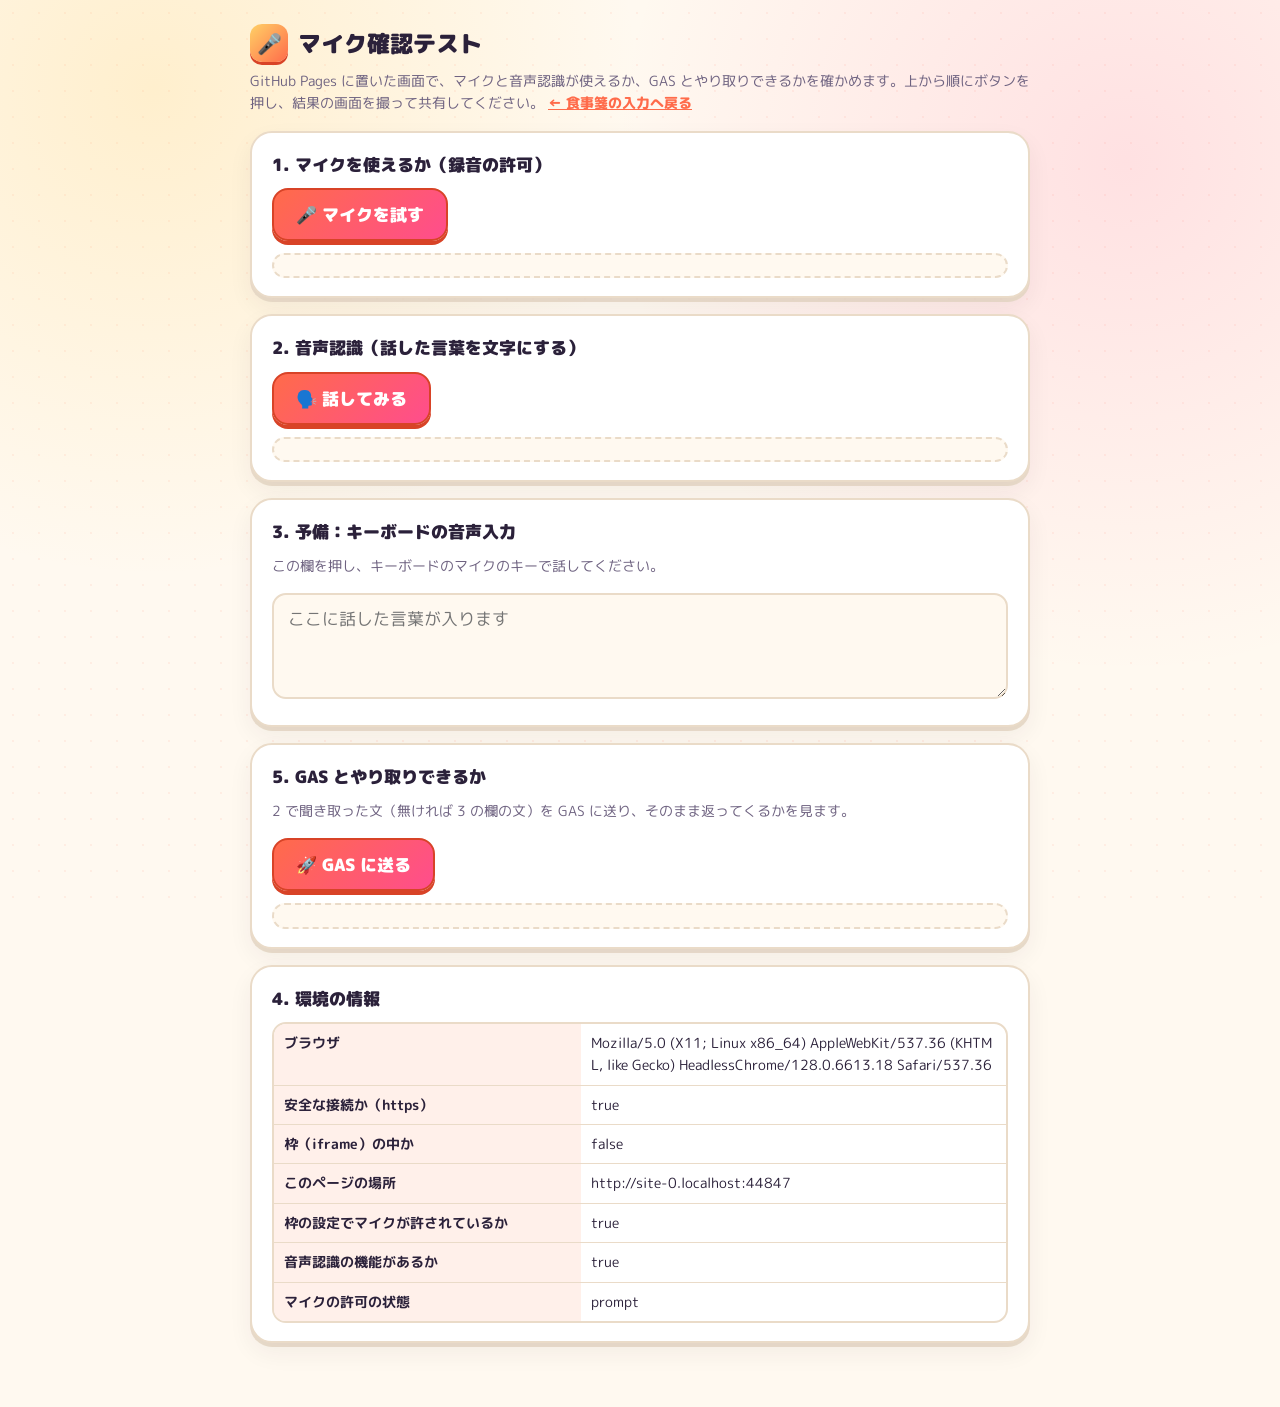
<file: meal-slip-prototype-main/mic-test.html>
<!DOCTYPE html>
<html lang="ja">
<head>
<meta charset="utf-8">
<meta name="viewport" content="width=device-width, initial-scale=1">
<title>マイク確認テスト</title>
<link rel="preconnect" href="https://fonts.googleapis.com">
<link href="https://fonts.googleapis.com/css2?family=M+PLUS+Rounded+1c:wght@500;700;800;900&family=Noto+Sans+JP:wght@400;500;700;900&display=swap" rel="stylesheet">
<style>
  :root {
    --bg: #fff9f0; --surface: #ffffff; --ink: #2b213a; --muted: #6e6280; --line: #eadbc8;
    --accent: #ff6b4a; --accent-2: #ff4d8d; --accent-dark: #d84327;
    --ok: #059669; --ok-bg: #d1fae5; --ng: #e11d48; --ng-bg: #ffe4e6;
    --font: 'M PLUS Rounded 1c', 'Noto Sans JP', 'Hiragino Maru Gothic ProN', 'Hiragino Sans', 'Yu Gothic', sans-serif;
  }
  * { box-sizing: border-box; }
  body {
    font-family: var(--font); margin: 0; padding: 24px 16px 48px; color: var(--ink); line-height: 1.6;
    background-color: var(--bg);
    background-image:
      radial-gradient(circle at 12% 10%, rgba(255, 209, 102, 0.25) 0%, transparent 35%),
      radial-gradient(circle at 88% 18%, rgba(255, 77, 141, 0.14) 0%, transparent 38%),
      radial-gradient(rgba(255, 107, 74, 0.08) 1.5px, transparent 1.5px);
    background-size: 100% 100%, 100% 100%, 26px 26px;
    background-attachment: fixed;
  }
  .wrap { max-width: 780px; margin: 0 auto; }
  h1 { font-size: 23px; margin: 0 0 8px; font-weight: 900; display: flex; align-items: center; gap: 10px; }
  .logo-badge {
    display: inline-flex; align-items: center; justify-content: center;
    width: 38px; height: 38px; border-radius: 12px;
    background: linear-gradient(135deg, #ffd166, #ff6b4a);
    box-shadow: 0 3px 0 #d84327; font-size: 20px;
  }
  p.sub { color: var(--muted); margin: 0 0 16px; font-size: 14px; }
  section {
    background: var(--surface); border: 2px solid var(--line); border-radius: 22px;
    padding: 18px 20px; margin-bottom: 16px;
    box-shadow: 0 10px 24px rgba(43, 33, 58, 0.06), 0 4px 0 rgba(234, 219, 200, 0.85);
  }
  h2 { font-size: 17px; margin: 0 0 10px; font-weight: 900; }
  button {
    font: inherit; font-size: 17px; font-weight: 900; padding: 11px 22px;
    border-radius: 16px; border: 2px solid var(--accent-dark);
    background: linear-gradient(135deg, var(--accent), var(--accent-2)); color: #fff;
    cursor: pointer; box-shadow: 0 4px 0 var(--accent-dark);
    transition: transform .12s cubic-bezier(.34, 1.56, .64, 1), filter .12s ease, box-shadow .12s ease;
  }
  button:hover:not(:disabled) { transform: translateY(-2px); filter: brightness(1.04); }
  button:active:not(:disabled) { transform: translateY(3px) scale(.98); box-shadow: 0 1px 0 var(--accent-dark); }
  button:disabled { opacity: .5; cursor: not-allowed; box-shadow: none; }
  .res { margin-top: 12px; padding: 10px 14px; background: var(--bg); border: 2px dashed var(--line); border-radius: 14px; white-space: pre-wrap; min-height: 1.8em; font-size: 14px; }
  .ok { display: inline-block; padding: 2px 10px; border-radius: 999px; background: var(--ok-bg); color: var(--ok); font-weight: 800; margin-bottom: 4px; }
  .ng { display: inline-block; padding: 2px 10px; border-radius: 999px; background: var(--ng-bg); color: var(--ng); font-weight: 800; margin-bottom: 4px; }
  textarea {
    width: 100%; font: inherit; font-size: 17px; padding: 10px 14px;
    border: 2px solid var(--line); border-radius: 14px; background: var(--bg);
  }
  textarea:focus { outline: none; border-color: var(--accent); box-shadow: 0 0 0 4px rgba(255, 107, 74, 0.18); }
  .tbl-wrap { overflow-x: auto; border: 2px solid var(--line); border-radius: 14px; }
  table { border-collapse: collapse; width: 100%; font-size: 14px; }
  td { border-bottom: 1px solid var(--line); padding: 8px 10px; vertical-align: top; word-break: break-all; }
  tr:last-child td { border-bottom: 0; }
  td:first-child { width: 42%; background: #fff0ea; font-weight: 700; }
  a { color: var(--accent); font-weight: 800; }
</style>
</head>
<body>
<div class="wrap">
<h1><span class="logo-badge" aria-hidden="true">🎤</span>マイク確認テスト</h1>
<p class="sub">GitHub Pages に置いた画面で、マイクと音声認識が使えるか、GAS とやり取りできるかを確かめます。上から順にボタンを押し、結果の画面を撮って共有してください。 <a href="index.html">← 食事箋の入力へ戻る</a></p>

<section>
  <h2>1. マイクを使えるか（録音の許可）</h2>
  <button id="btnMic">🎤 マイクを試す</button>
  <div class="res" id="resMic"></div>
</section>

<section>
  <h2>2. 音声認識（話した言葉を文字にする）</h2>
  <button id="btnSr">🗣️ 話してみる</button>
  <div class="res" id="resSr"></div>
</section>

<section>
  <h2>3. 予備：キーボードの音声入力</h2>
  <p class="sub">この欄を押し、キーボードのマイクのキーで話してください。</p>
  <textarea id="kb" rows="3" placeholder="ここに話した言葉が入ります"></textarea>
</section>


<section>
  <h2>5. GAS とやり取りできるか</h2>
  <p class="sub">2 で聞き取った文（無ければ 3 の欄の文）を GAS に送り、そのまま返ってくるかを見ます。</p>
  <button id="btnGas">🚀 GAS に送る</button>
  <div class="res" id="resGas"></div>
</section>

<section>
  <h2>4. 環境の情報</h2>
  <div class="tbl-wrap"><table id="env"></table></div>
</section>
</div>

<script>
  function show(id, ok, text) {
    var el = document.getElementById(id);
    el.innerHTML = '';
    var b = document.createElement('span');
    b.className = ok ? 'ok' : 'ng';
    b.textContent = ok ? '使えました' : '使えませんでした';
    el.appendChild(b);
    el.appendChild(document.createTextNode('\n' + text));
  }

  // 1. getUserMedia でマイクの許可を求める
  document.getElementById('btnMic').addEventListener('click', function () {
    if (!navigator.mediaDevices || !navigator.mediaDevices.getUserMedia) {
      show('resMic', false, 'このブラウザ（またはこの枠の中）には、マイクを使う機能がありません。');
      return;
    }
    navigator.mediaDevices.getUserMedia({ audio: true }).then(function (stream) {
      var tracks = stream.getAudioTracks();
      show('resMic', true, 'マイク：' + (tracks[0] ? tracks[0].label : '（名前なし）'));
      tracks.forEach(function (t) { t.stop(); });
    }).catch(function (err) {
      show('resMic', false, 'エラー：' + err.name + '\n' + err.message);
    });
  });

  // 2. ブラウザ標準の音声認識（Web Speech API）
  document.getElementById('btnSr').addEventListener('click', function () {
    var SR = window.SpeechRecognition || window.webkitSpeechRecognition;
    if (!SR) {
      show('resSr', false, 'このブラウザには音声認識の機能がありません。');
      return;
    }
    var sr = new SR();
    sr.lang = 'ja-JP';
    sr.interimResults = true;
    sr.maxAlternatives = 1;
    var btn = document.getElementById('btnSr');
    var finalText = '';
    btn.disabled = true;
    document.getElementById('resSr').textContent = '聞き取り中です。話してください…';
    sr.onresult = function (ev) {
      var interim = '';
      for (var i = ev.resultIndex; i < ev.results.length; i++) {
        if (ev.results[i].isFinal) finalText += ev.results[i][0].transcript;
        else interim += ev.results[i][0].transcript;
      }
      document.getElementById('resSr').textContent = '聞き取り中：' + finalText + interim;
    };
    sr.onerror = function (ev) {
      show('resSr', false, 'エラー：' + ev.error + (ev.message ? '\n' + ev.message : ''));
      btn.disabled = false;
    };
    sr.onend = function () {
      btn.disabled = false;
      if (finalText) show('resSr', true, '聞き取った文：' + finalText);
      else if (document.getElementById('resSr').textContent.indexOf('エラー') < 0) {
        show('resSr', false, '文字になりませんでした（何も聞き取れなかったか、すぐに止められました）。');
      }
    };
    try {
      sr.start();
    } catch (err) {
      show('resSr', false, 'エラー：' + err.name + '\n' + err.message);
      btn.disabled = false;
    }
  });


  // 5. GAS のやり取りの口（doPost）を呼ぶ。text/plain で送り、事前の問い合わせを起こさない
  var GAS_URL = 'https://script.google.com/macros/s/AKfycbwT8C7kKG77Y8nNccj35KjIwsOUDSYX4NcfPpDPLCoAvyZQV9Wj8UWDIK0-Crrt8dDC/exec';
  document.getElementById('btnGas').addEventListener('click', function () {
    var sr = document.getElementById('resSr').textContent;
    var m = sr.match(/聞き取った文：(.*)/);
    var text = m ? m[1] : document.getElementById('kb').value;
    if (!text) text = '（文が無いので、この文を送ります）';
    var btn = document.getElementById('btnGas');
    btn.disabled = true;
    document.getElementById('resGas').textContent = '送っています…';
    var t0 = Date.now();
    fetch(GAS_URL, {
      method: 'POST',
      headers: { 'Content-Type': 'text/plain;charset=utf-8' },
      body: JSON.stringify({ text: text })
    }).then(function (res) {
      if (!res.ok) throw new Error('HTTP ' + res.status);
      return res.json();
    }).then(function (data) {
      if (!data.ok) throw new Error('GAS からのエラー：' + data.error);
      show('resGas', true, '返ってきた文：' + data.received.text + '\nGAS の時刻：' + data.serverTime + '\nかかった時間：' + ((Date.now() - t0) / 1000).toFixed(1) + ' 秒');
    }).catch(function (err) {
      show('resGas', false, 'エラー：' + err.message);
    }).then(function () { btn.disabled = false; });
  });

  // 4. 環境の情報（原因を調べるため）
  (function () {
    var rows = [];
    rows.push(['ブラウザ', navigator.userAgent]);
    rows.push(['安全な接続か（https）', String(window.isSecureContext)]);
    var framed;
    try { framed = window.top !== window.self; } catch (e) { framed = '判定できない（' + e.name + '）'; }
    rows.push(['枠（iframe）の中か', String(framed)]);
    rows.push(['このページの場所', location.origin]);
    var pp = document.permissionsPolicy || document.featurePolicy;
    if (pp && pp.allowsFeature) {
      rows.push(['枠の設定でマイクが許されているか', String(pp.allowsFeature('microphone'))]);
    } else {
      rows.push(['枠の設定でマイクが許されているか', 'このブラウザでは調べられない']);
    }
    rows.push(['音声認識の機能があるか', String(!!(window.SpeechRecognition || window.webkitSpeechRecognition))]);
    var tbl = document.getElementById('env');
    rows.forEach(function (r) {
      var tr = document.createElement('tr');
      r.forEach(function (c) { var td = document.createElement('td'); td.textContent = c; tr.appendChild(td); });
      tbl.appendChild(tr);
    });
    if (navigator.permissions && navigator.permissions.query) {
      navigator.permissions.query({ name: 'microphone' }).then(function (st) {
        var tr = document.createElement('tr');
        tr.innerHTML = '<td>マイクの許可の状態</td><td></td>';
        tr.lastChild.textContent = st.state;
        tbl.appendChild(tr);
      }).catch(function (e) {
        var tr = document.createElement('tr');
        tr.innerHTML = '<td>マイクの許可の状態</td><td></td>';
        tr.lastChild.textContent = '調べられない（' + e.name + '）';
        tbl.appendChild(tr);
      });
    }
  })();
</script>
</body>
</html>
</file>
<file: antigravity_test/style.css>
:root {
  --bg-start: #f5f7ff;
  --bg-end: #eef9f6;
  --card-bg: #ffffff;
  --text-main: #1e293b;
  --text-muted: #64748b;
  --border: #e2e8f0;
  --primary: #4f46e5;
  --primary-hover: #4338ca;
  --win-bg: #ecfdf5;
  --win-border: #10b981;
  --win-text: #047857;
  --lose-bg: #fff1f2;
  --lose-border: #f43f5e;
  --lose-text: #be123c;
  --draw-bg: #f0f9ff;
  --draw-border: #0ea5e9;
  --draw-text: #0369a1;
  --shadow: 0 12px 30px rgba(15, 23, 42, 0.07);
}

* {
  box-sizing: border-box;
}

body {
  margin: 0;
  min-height: 100vh;
  font-family: "Hiragino Kaku Gothic ProN", "Yu Gothic UI", "Meiryo", system-ui, -apple-system, sans-serif;
  color: var(--text-main);
  background: linear-gradient(135deg, var(--bg-start) 0%, var(--bg-end) 100%);
  padding: 24px 16px 40px;
}

.app-shell {
  max-width: 860px;
  margin: 0 auto;
  display: flex;
  flex-direction: column;
  gap: 18px;
}

/* ヘッダー */
.app-header {
  display: flex;
  justify-content: space-between;
  align-items: center;
  gap: 16px;
  flex-wrap: wrap;
}

.title-group h1 {
  margin: 0;
  font-size: 1.85rem;
  letter-spacing: 0.02em;
}

.subtitle {
  margin: 4px 0 0;
  color: var(--text-muted);
  font-size: 0.95rem;
}

.header-controls {
  display: flex;
  gap: 10px;
  align-items: center;
}

button {
  font: inherit;
  cursor: pointer;
  border: none;
  transition: transform 0.12s ease, background-color 0.15s ease, box-shadow 0.15s ease, border-color 0.15s ease;
}

button:active:not(:disabled) {
  transform: scale(0.97);
}

button:disabled {
  opacity: 0.5;
  cursor: not-allowed;
}

.icon-btn,
.secondary-btn {
  display: inline-flex;
  align-items: center;
  gap: 6px;
  padding: 9px 14px;
  border-radius: 10px;
  background: var(--card-bg);
  color: var(--text-main);
  border: 1px solid var(--border);
  font-size: 0.9rem;
  font-weight: 600;
  box-shadow: 0 2px 6px rgba(15, 23, 42, 0.04);
}

.icon-btn:hover,
.secondary-btn:hover {
  background: #f8fafc;
  border-color: #cbd5e1;
}

.primary-btn {
  padding: 12px 28px;
  border-radius: 12px;
  background: var(--primary);
  color: #ffffff;
  font-weight: 700;
  font-size: 1rem;
  box-shadow: 0 6px 16px rgba(79, 70, 229, 0.25);
}

.primary-btn:hover {
  background: var(--primary-hover);
}

/* モード選択 */
.mode-bar {
  display: flex;
  align-items: center;
  gap: 12px;
  flex-wrap: wrap;
}

.mode-label {
  font-weight: 700;
  font-size: 0.92rem;
  color: var(--text-muted);
}

.mode-buttons {
  display: flex;
  gap: 8px;
  flex-wrap: wrap;
}

.mode-btn {
  padding: 8px 14px;
  border-radius: 999px;
  background: rgba(255, 255, 255, 0.85);
  border: 1px solid var(--border);
  color: var(--text-muted);
  font-size: 0.88rem;
  font-weight: 600;
}

.mode-btn:hover {
  border-color: #a5b4fc;
  color: var(--text-main);
}

.mode-btn.active {
  background: var(--primary);
  border-color: var(--primary);
  color: #ffffff;
  box-shadow: 0 4px 12px rgba(79, 70, 229, 0.2);
}

/* メインカード */
.game-card,
.stats-card,
.history-card {
  background: var(--card-bg);
  border-radius: 20px;
  border: 1px solid var(--border);
  box-shadow: var(--shadow);
  padding: 24px;
}

.game-card {
  display: flex;
  flex-direction: column;
  gap: 20px;
}

.hidden {
  display: none !important;
}

/* マッチバナー */
.match-banner {
  display: grid;
  grid-template-columns: 1fr auto 1fr;
  align-items: center;
  gap: 12px;
  background: #f8fafc;
  border: 1px solid var(--border);
  border-radius: 14px;
  padding: 12px 18px;
}

.match-score-box {
  display: flex;
  align-items: baseline;
  gap: 10px;
}

.match-score-box.cpu {
  justify-content: flex-end;
}

.match-who {
  font-size: 0.9rem;
  font-weight: 700;
  color: var(--text-muted);
}

.match-num {
  font-size: 1.7rem;
  font-weight: 800;
  color: var(--primary);
}

.match-center {
  display: flex;
  flex-direction: column;
  align-items: center;
  gap: 2px;
}

.match-goal {
  font-size: 0.85rem;
  font-weight: 700;
}

.match-status {
  font-size: 0.78rem;
  color: var(--text-muted);
}

/* アリーナ */
.arena {
  display: grid;
  grid-template-columns: 1fr auto 1fr;
  align-items: center;
  gap: 16px;
}

.fighter {
  display: flex;
  flex-direction: column;
  align-items: center;
  gap: 10px;
}

.fighter-label {
  font-size: 0.95rem;
  font-weight: 700;
  color: var(--text-muted);
}

.hand-display {
  width: 100%;
  max-width: 240px;
  min-height: 150px;
  border-radius: 18px;
  border: 2px solid var(--border);
  background: #f8fafc;
  display: flex;
  flex-direction: column;
  align-items: center;
  justify-content: center;
  gap: 8px;
  padding: 16px;
  transition: border-color 0.2s ease, background-color 0.2s ease, transform 0.2s ease;
}

.hand-display.win {
  border-color: var(--win-border);
  background: var(--win-bg);
}

.hand-display.lose {
  border-color: var(--lose-border);
  background: var(--lose-bg);
}

.hand-display.draw {
  border-color: var(--draw-border);
  background: var(--draw-bg);
}

.hand-display.shake {
  animation: janken-shake 0.36s ease-in-out;
}

@keyframes janken-shake {
  0%, 100% { transform: translateY(0); }
  25% { transform: translateY(-10px); }
  50% { transform: translateY(4px); }
  75% { transform: translateY(-6px); }
}

.hand-emoji {
  font-size: 3.4rem;
  line-height: 1;
}

.hand-name {
  font-size: 1rem;
  font-weight: 700;
}

.vs-column {
  display: flex;
  flex-direction: column;
  align-items: center;
  gap: 8px;
}

.vs-badge {
  width: 48px;
  height: 48px;
  border-radius: 50%;
  background: #eef2ff;
  color: var(--primary);
  font-weight: 800;
  display: grid;
  place-items: center;
  font-size: 0.95rem;
}

.call-text {
  font-size: 0.9rem;
  font-weight: 700;
  color: var(--text-muted);
  white-space: nowrap;
}

/* 結果バナー */
.result-banner {
  border-radius: 14px;
  padding: 14px 18px;
  text-align: center;
  border: 1.5px solid var(--border);
  background: #f8fafc;
}

.result-banner.win {
  background: var(--win-bg);
  border-color: var(--win-border);
  color: var(--win-text);
}

.result-banner.lose {
  background: var(--lose-bg);
  border-color: var(--lose-border);
  color: var(--lose-text);
}

.result-banner.draw {
  background: var(--draw-bg);
  border-color: var(--draw-border);
  color: var(--draw-text);
}

.result-title {
  margin: 0;
  font-size: 1.25rem;
  font-weight: 800;
}

.result-detail {
  margin: 4px 0 0;
  font-size: 0.9rem;
  opacity: 0.9;
}

.rematch-wrap {
  display: flex;
  justify-content: center;
}

/* 手のボタン */
.choices {
  display: grid;
  grid-template-columns: repeat(3, 1fr);
  gap: 14px;
}

.choice-btn {
  display: flex;
  flex-direction: column;
  align-items: center;
  gap: 6px;
  padding: 18px 12px;
  border-radius: 16px;
  background: #f8fafc;
  border: 2px solid var(--border);
  color: var(--text-main);
}

.choice-btn:hover:not(:disabled) {
  background: #eef2ff;
  border-color: var(--primary);
  transform: translateY(-2px);
  box-shadow: 0 8px 18px rgba(79, 70, 229, 0.12);
}

.choice-emoji {
  font-size: 2.6rem;
  line-height: 1;
}

.choice-name {
  font-size: 1.05rem;
  font-weight: 700;
}

.choice-key {
  font-size: 0.78rem;
  color: var(--text-muted);
  background: #ffffff;
  border: 1px solid var(--border);
  border-radius: 6px;
  padding: 2px 8px;
}

/* 下部グリッド */
.bottom-grid {
  display: grid;
  grid-template-columns: 1fr 1.2fr;
  gap: 18px;
}

.stats-card h2,
.history-card h2 {
  margin: 0 0 14px;
  font-size: 1.08rem;
}

.stats-grid {
  display: grid;
  grid-template-columns: repeat(2, 1fr);
  gap: 10px;
}

.stat-item {
  border-radius: 12px;
  padding: 12px;
  background: #f8fafc;
  border: 1px solid var(--border);
  display: flex;
  flex-direction: column;
  gap: 4px;
}

.stat-item.win { background: var(--win-bg); border-color: #a7f3d0; }
.stat-item.lose { background: var(--lose-bg); border-color: #fecdd3; }
.stat-item.draw { background: var(--draw-bg); border-color: #bae6fd; }

.stat-label {
  font-size: 0.82rem;
  color: var(--text-muted);
  font-weight: 600;
}

.stat-value {
  font-size: 1.5rem;
  font-weight: 800;
}

.streak-row {
  margin-top: 14px;
  padding-top: 12px;
  border-top: 1px solid var(--border);
  display: flex;
  justify-content: space-between;
  font-size: 0.92rem;
  color: var(--text-muted);
}

.streak-row strong {
  color: var(--text-main);
}

.history-header {
  display: flex;
  justify-content: space-between;
  align-items: baseline;
  margin-bottom: 12px;
}

.history-header h2 {
  margin: 0;
}

.round-count {
  font-size: 0.85rem;
  color: var(--text-muted);
  font-weight: 600;
}

.history-list {
  list-style: none;
  margin: 0;
  padding: 0;
  display: flex;
  flex-direction: column;
  gap: 8px;
  max-height: 220px;
  overflow-y: auto;
}

.history-empty {
  color: var(--text-muted);
  font-size: 0.9rem;
  padding: 16px 0;
  text-align: center;
}

.history-item {
  display: grid;
  grid-template-columns: auto 1fr auto;
  align-items: center;
  gap: 10px;
  padding: 9px 12px;
  border-radius: 10px;
  background: #f8fafc;
  border: 1px solid var(--border);
  font-size: 0.9rem;
}

.history-round {
  font-size: 0.78rem;
  color: var(--text-muted);
  font-weight: 700;
}

.history-hands {
  font-weight: 600;
}

.history-badge {
  font-size: 0.78rem;
  font-weight: 700;
  padding: 3px 9px;
  border-radius: 999px;
}

.history-badge.win {
  background: var(--win-bg);
  color: var(--win-text);
  border: 1px solid var(--win-border);
}

.history-badge.lose {
  background: var(--lose-bg);
  color: var(--lose-text);
  border: 1px solid var(--lose-border);
}

.history-badge.draw {
  background: var(--draw-bg);
  color: var(--draw-text);
  border: 1px solid var(--draw-border);
}

@media (max-width: 680px) {
  .arena {
    grid-template-columns: 1fr;
    gap: 12px;
  }

  .vs-column {
    flex-direction: row;
    justify-content: center;
  }

  .hand-display {
    max-width: 100%;
    min-height: 118px;
  }

  .bottom-grid {
    grid-template-columns: 1fr;
  }
}
</file>
